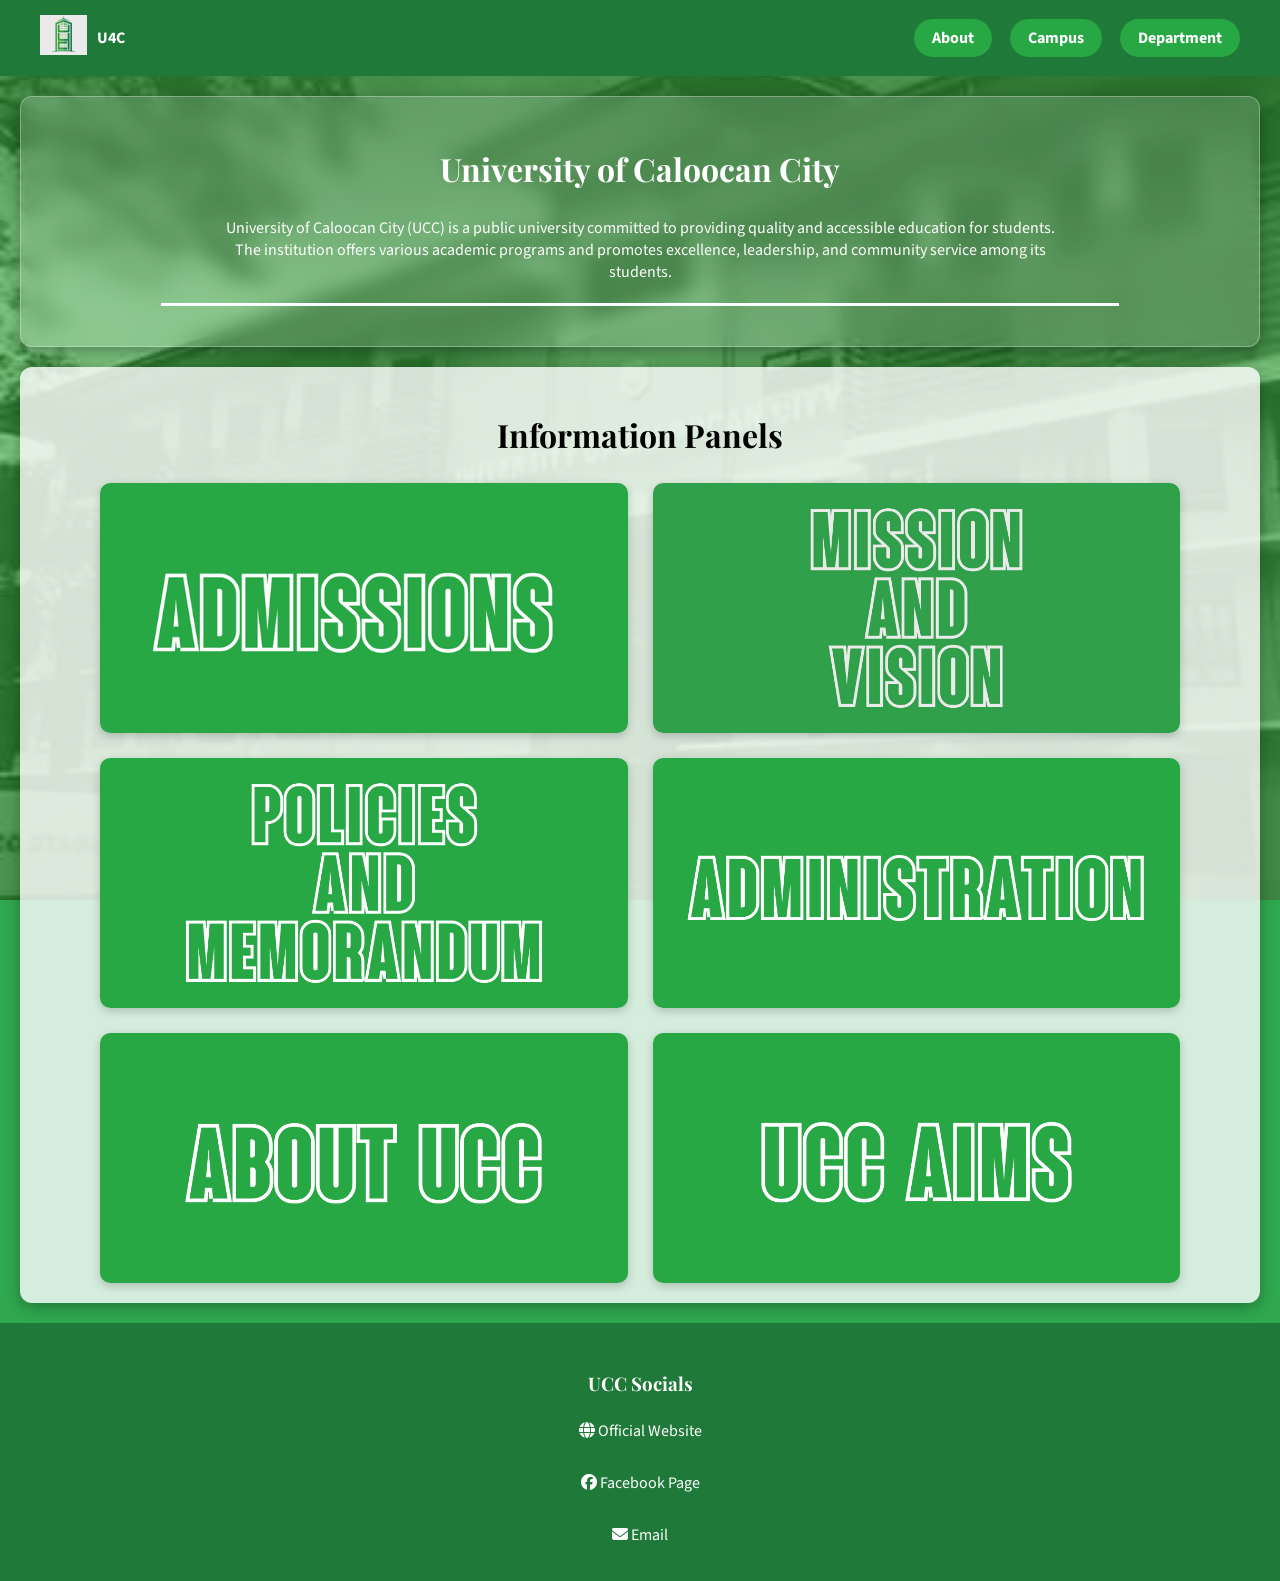
<file: index.html>
<!DOCTYPE html>
<html>
<head>
  <meta name="viewport" content="width=device-width, initial-scale=1.0">
<link rel="icon" type="image/png" href="pictures/logo.jpg">
  <title>About UCC</title>
  <link rel="stylesheet" href="style.css">
  <link rel="stylesheet" href="https://cdnjs.cloudflare.com/ajax/libs/font-awesome/6.5.0/css/all.min.css">
  <link href="https://fonts.googleapis.com/css2?family=Playfair+Display:wght@400;700&family=Source+Sans+3:wght@400;600&display=swap" rel="stylesheet">
</head>

<body>

<header>
<div class="logo">
  <a href="index.html"> 
<img src="pictures/logo.jpg" alt="UCC Logo" onerror="this.src='placeholder.jpg'">
</a>
<span>U4C</span>
</div>

<nav>
<a href="index.html">About</a>
<a href="campus.html">Campus</a>
<a href="department.html">Department</a>
</nav>
</header>

<section class="about">
<h1 class="title">University of Caloocan City</h1>

<p class="about-text">
University of Caloocan City (UCC) is a public university committed to 
providing quality and accessible education for students. The institution 
offers various academic programs and promotes excellence, leadership, 
and community service among its students.
</p>

<div class="line"></div>
</section>

<section class="updates">
<h2 style="font-size: 32px;">Information Panels</h2>

<div class="updates-grid">

<a href="admissions.html" class="update-box">
<img src="pictures/admisions.png" onerror="this.src='placeholder.jpg'">
</a>

<a href="mission.html" class="update-box">
<img src="pictures/misisonv.jpg" onerror="this.src='placeholder.jpg'">
</a>

<a href="manuals.html" class="update-box">
<img src="pictures/policies.png" onerror="this.src='placeholder.jpg'">
</a>

<a href="admin.html" class="update-box">
<img src="pictures/administration.png" onerror="this.src='placeholder.jpg'">
</a>

<a href="events.html" class="update-box">
<img src="pictures/aboutucc.png" onerror="this.src='placeholder.jpg'">
</a>

<a href="aims.html" class="update-box">
<img src="pictures/uccaims.png" onerror="this.src='placeholder.jpg'">
</a>

</div>
</section>

<footer>
<h3>UCC Socials</h3>
<div class="social-links">
  <a href="https://ucc-caloocan.edu.ph/" target="_blank"> <i class="fas fa-globe"></i> Official Website</a>
<a href="https://www.facebook.com/univofcaloocanofficial" target="_blank"> <i class="fab fa-facebook"></i> Facebook Page</a>
<a href="mailto:admin@ucc-caloocan.edu.ph" target="_blank"> <i class="fas fa-envelope"></i> Email</a>
</div>
</footer>

</body>
</html>
</file>
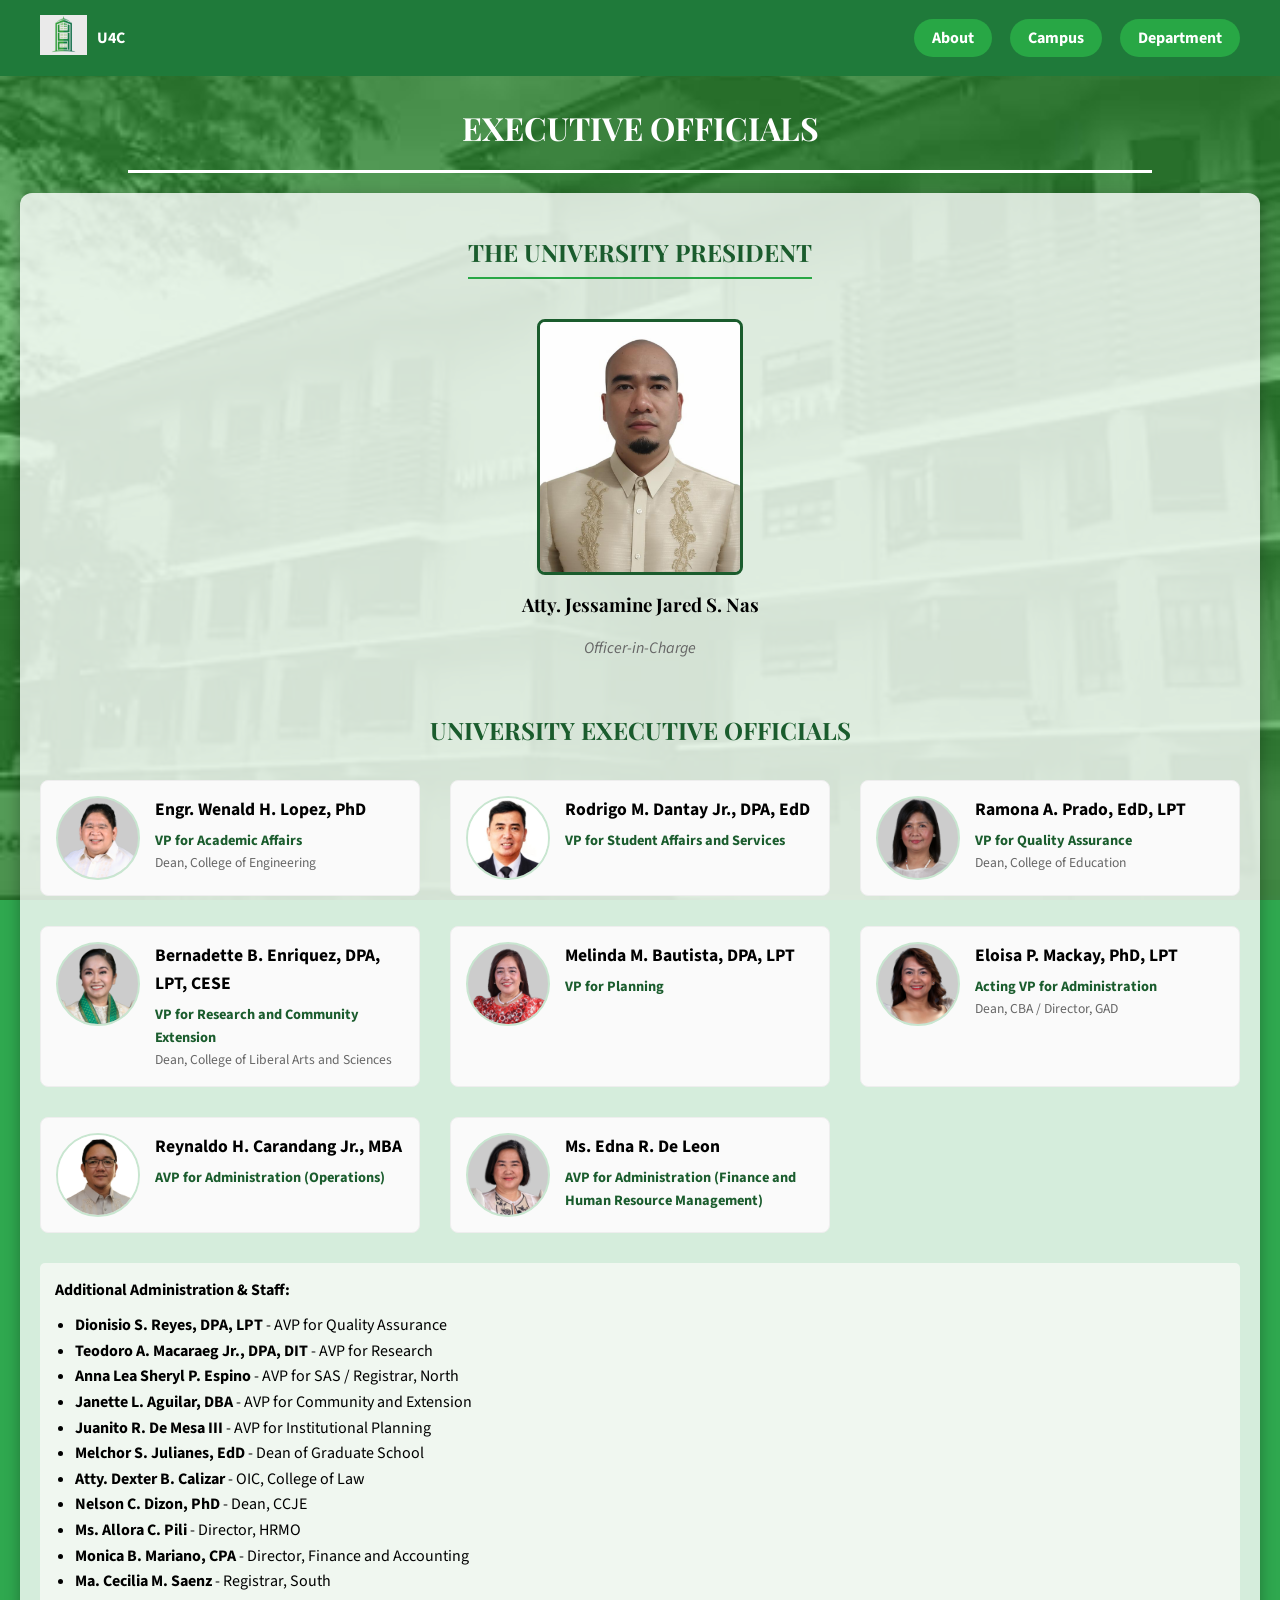
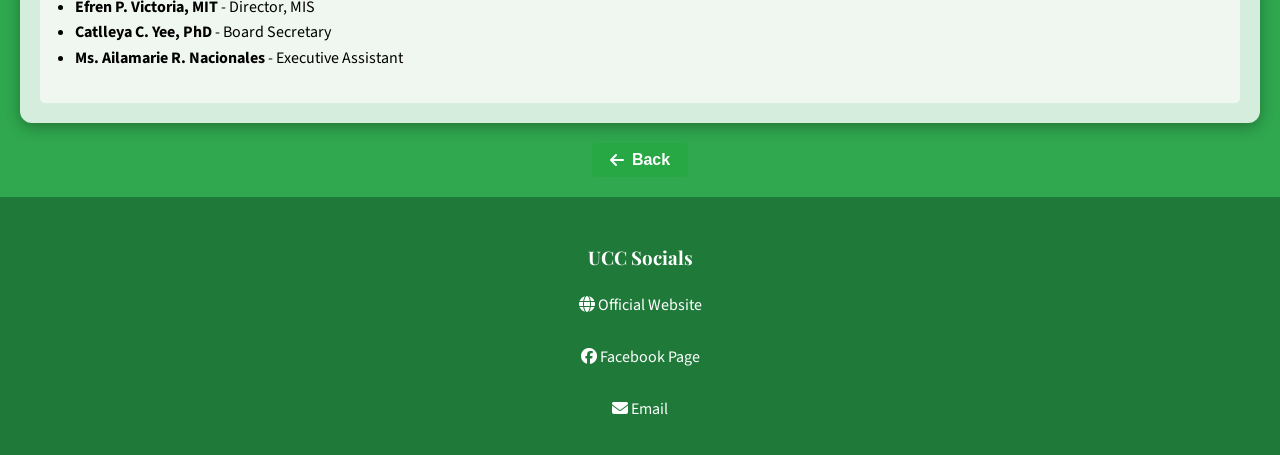
<file: admin.html>
<!DOCTYPE html>
<html>
<head>
<meta name="viewport" content="width=device-width, initial-scale=1.0">
<title>ADMINISTRATOR</title>
<link rel="icon" type="image/png" href="pictures/logo.jpg">
<link rel="stylesheet" href="style.css">
<link rel="stylesheet" href="https://cdnjs.cloudflare.com/ajax/libs/font-awesome/6.5.0/css/all.min.css">
<link href="https://fonts.googleapis.com/css2?family=Playfair+Display:wght@400;700&family=Source+Sans+3:wght@400;600&display=swap" rel="stylesheet">
</head>

<body>

<header>
<div class="logo">
  <a href="index.html"> 
<img src="pictures/logo.jpg" alt="UCC Logo" onerror="this.src='placeholder.jpg'">
</a>
<span>U4C</span>
</div>

<nav>
<a href="index.html">About</a>
<a href="campus.html">Campus</a>
<a href="department.html">Department</a>
</nav>
</header>

<h1 class="title">EXECUTIVE OFFICIALS</h1>

<div class="line"></div>
  
<section class="updates" style="text-align: left; padding: 20px; line-height: 1.6;">
    
    <div style="text-align: center; margin-bottom: 50px;">
        <h2 style="color: #1a5c2d; border-bottom: 2px solid #28a745; display: inline-block; padding-bottom: 5px;">THE UNIVERSITY PRESIDENT</h2>
        <div style="margin-top: 20px;">
            <img src="pictures/Atty. Jared Nas.jpg" alt="Atty. Jessamine Jared S. Nas" style="width: 200px; height: 250px; background-color: #ddd; object-fit: cover; border: 3px solid #1a5c2d; border-radius: 8px; display: block; margin: 0 auto;">
            <h3 style="margin: 15px 0 5px 0;">Atty. Jessamine Jared S. Nas</h3>
            <p style="color: #666; font-style: italic;">Officer-in-Charge</p>
        </div>
    </div>

    <h2 style="color: #1a5c2d; text-align: center; margin-bottom: 30px;">UNIVERSITY EXECUTIVE OFFICIALS</h2>

    <div style="display: grid; grid-template-columns: repeat(auto-fill, minmax(280px, 1fr)); gap: 30px;">
        
        <div class="official-card" style="border: 1px solid #eee; padding: 15px; border-radius: 8px; background: #fafafa; display: flex; align-items: flex-start; gap: 15px;">
            <img src="pictures/wenald_lopez.png" alt="Engr. Wenald H. Lopez" style="width: 80px; height: 80px; background-color: #ccc; border-radius: 50%; object-fit: cover; flex-shrink: 0;">
            <div>
                <h4 style="margin: 0; font-size: 1.1em;">Engr. Wenald H. Lopez, PhD</h4>
                <p style="margin: 5px 0 0 0; font-size: 0.9em; color: #1a5c2d; font-weight: bold;">VP for Academic Affairs</p>
                <p style="margin: 0; font-size: 0.85em; color: #666;">Dean, College of Engineering</p>
            </div>
        </div>

        <div class="official-card" style="border: 1px solid #eee; padding: 15px; border-radius: 8px; background: #fafafa; display: flex; align-items: flex-start; gap: 15px;">
            <img src="pictures/rodrigo_dantay.jpg" alt="Rodrigo M. Dantay Jr." style="width: 80px; height: 80px; background-color: #ccc; border-radius: 50%; object-fit: cover; flex-shrink: 0;">
            <div>
                <h4 style="margin: 0; font-size: 1.1em;">Rodrigo M. Dantay Jr., DPA, EdD</h4>
                <p style="margin: 5px 0 0 0; font-size: 0.9em; color: #1a5c2d; font-weight: bold;">VP for Student Affairs and Services</p>
            </div>
        </div>

        <div class="official-card" style="border: 1px solid #eee; padding: 15px; border-radius: 8px; background: #fafafa; display: flex; align-items: flex-start; gap: 15px;">
            <img src="pictures/ramona_prado.png" alt="Ramona A. Prado" style="width: 80px; height: 80px; background-color: #ccc; border-radius: 50%; object-fit: cover; flex-shrink: 0;">
            <div>
                <h4 style="margin: 0; font-size: 1.1em;">Ramona A. Prado, EdD, LPT</h4>
                <p style="margin: 5px 0 0 0; font-size: 0.9em; color: #1a5c2d; font-weight: bold;">VP for Quality Assurance</p>
                <p style="margin: 0; font-size: 0.85em; color: #666;">Dean, College of Education</p>
            </div>
        </div>

        <div class="official-card" style="border: 1px solid #eee; padding: 15px; border-radius: 8px; background: #fafafa; display: flex; align-items: flex-start; gap: 15px;">
            <img src="pictures/bernadette_enriquez.png" alt="Bernadette B. Enriquez" style="width: 80px; height: 80px; background-color: #ccc; border-radius: 50%; object-fit: cover; flex-shrink: 0;">
            <div>
                <h4 style="margin: 0; font-size: 1.1em;">Bernadette B. Enriquez, DPA, LPT, CESE</h4>
                <p style="margin: 5px 0 0 0; font-size: 0.9em; color: #1a5c2d; font-weight: bold;">VP for Research and Community Extension</p>
                <p style="margin: 0; font-size: 0.85em; color: #666;">Dean, College of Liberal Arts and Sciences</p>
            </div>
        </div>

        <div class="official-card" style="border: 1px solid #eee; padding: 15px; border-radius: 8px; background: #fafafa; display: flex; align-items: flex-start; gap: 15px;">
            <img src="pictures/melinda_bautista.png" alt="Melinda M. Bautista" style="width: 80px; height: 80px; background-color: #ccc; border-radius: 50%; object-fit: cover; flex-shrink: 0;">
            <div>
                <h4 style="margin: 0; font-size: 1.1em;">Melinda M. Bautista, DPA, LPT</h4>
                <p style="margin: 5px 0 0 0; font-size: 0.9em; color: #1a5c2d; font-weight: bold;">VP for Planning</p>
            </div>
        </div>

        <div class="official-card" style="border: 1px solid #eee; padding: 15px; border-radius: 8px; background: #fafafa; display: flex; align-items: flex-start; gap: 15px;">
            <img src="pictures/eloisa_mackay.png" alt="Eloisa P. Mackay" style="width: 80px; height: 80px; background-color: #ccc; border-radius: 50%; object-fit: cover; flex-shrink: 0;">
            <div>
                <h4 style="margin: 0; font-size: 1.1em;">Eloisa P. Mackay, PhD, LPT</h4>
                <p style="margin: 5px 0 0 0; font-size: 0.9em; color: #1a5c2d; font-weight: bold;">Acting VP for Administration</p>
                <p style="margin: 0; font-size: 0.85em; color: #666;">Dean, CBA / Director, GAD</p>
            </div>
        </div>

        <div class="official-card" style="border: 1px solid #eee; padding: 15px; border-radius: 8px; background: #fafafa; display: flex; align-items: flex-start; gap: 15px;">
            <img src="pictures/carandang_reynaldo.png" alt="Reynaldo H. Carandang Jr." style="width: 80px; height: 80px; background-color: #ccc; border-radius: 50%; object-fit: cover; flex-shrink: 0;">
            <div>
                <h4 style="margin: 0; font-size: 1.1em;">Reynaldo H. Carandang Jr., MBA</h4>
                <p style="margin: 5px 0 0 0; font-size: 0.9em; color: #1a5c2d; font-weight: bold;">AVP for Administration (Operations)</p>
                
            </div>
        </div>

        <div class="official-card" style="border: 1px solid #eee; padding: 15px; border-radius: 8px; background: #fafafa; display: flex; align-items: flex-start; gap: 15px;">
            <img src="pictures/deleon_msedna_2.png" alt="Ms. Edna R. De Leon" style="width: 80px; height: 80px; background-color: #ccc; border-radius: 50%; object-fit: cover; flex-shrink: 0;">
            <div>
                <h4 style="margin: 0; font-size: 1.1em;">Ms. Edna R. De Leon</h4>
                <p style="margin: 5px 0 0 0; font-size: 0.9em; color: #1a5c2d; font-weight: bold;">AVP for Administration (Finance and Human Resource Management)</p>
                
            </div>
        </div>

        <div style="grid-column: 1 / -1; background: #f0f7f0; padding: 15px; border-radius: 5px;">
            <p style="margin: 0; font-weight: bold;">Additional Administration & Staff:</p>
            <ul style="padding-left: 20px; margin-top: 10px;">
                <li><strong>Dionisio S. Reyes, DPA, LPT</strong> - AVP for Quality Assurance</li>
                <li><strong>Teodoro A. Macaraeg Jr., DPA, DIT</strong> - AVP for Research</li>
                <li><strong>Anna Lea Sheryl P. Espino</strong> - AVP for SAS / Registrar, North</li>
                <li><strong>Janette L. Aguilar, DBA</strong> - AVP for Community and Extension</li>
                <li><strong>Juanito R. De Mesa III</strong> - AVP for Institutional Planning</li>
                <li><strong>Melchor S. Julianes, EdD</strong> - Dean of Graduate School</li>
                <li><strong>Atty. Dexter B. Calizar</strong> - OIC, College of Law</li>
                <li><strong>Nelson C. Dizon, PhD</strong> - Dean, CCJE</li>
                <li><strong>Ms. Allora C. Pili</strong> - Director, HRMO</li>
                <li><strong>Monica B. Mariano, CPA</strong> - Director, Finance and Accounting</li>
                <li><strong>Ma. Cecilia M. Saenz</strong> - Registrar, South</li>
                <li><strong>Efren P. Victoria, MIT</strong> - Director, MIS</li>
                <li><strong>Catlleya C. Yee, PhD</strong> - Board Secretary</li>
                <li><strong>Ms. Ailamarie R. Nacionales</strong> - Executive Assistant</li>
            </ul>
        </div>
    </div>
</section>

<div style="text-align: center; margin: 20px 0;">
  <a href="index.html" style="display: inline-flex; align-items: center; gap: 8px; text-decoration: none; color: #fff; background: #28a745; padding: 8px 18px; border-radius: 5px; font-family: sans-serif; font-weight: 600;">
    <i class="fas fa-arrow-left"></i> Back
  </a>
</div>

<footer>
<h3>UCC Socials</h3>
<div class="social-links">
  <a href="https://ucc-caloocan.edu.ph/" target="_blank"> <i class="fas fa-globe"></i> Official Website</a>
<a href="https://www.facebook.com/univofcaloocanofficial" target="_blank"> <i class="fab fa-facebook"></i> Facebook Page</a>
<a href="mailto:admin@ucc-caloocan.edu.ph" target="_blank"> <i class="fas fa-envelope"></i> Email</a>
</div>
</footer>

</body>
</html>
</file>
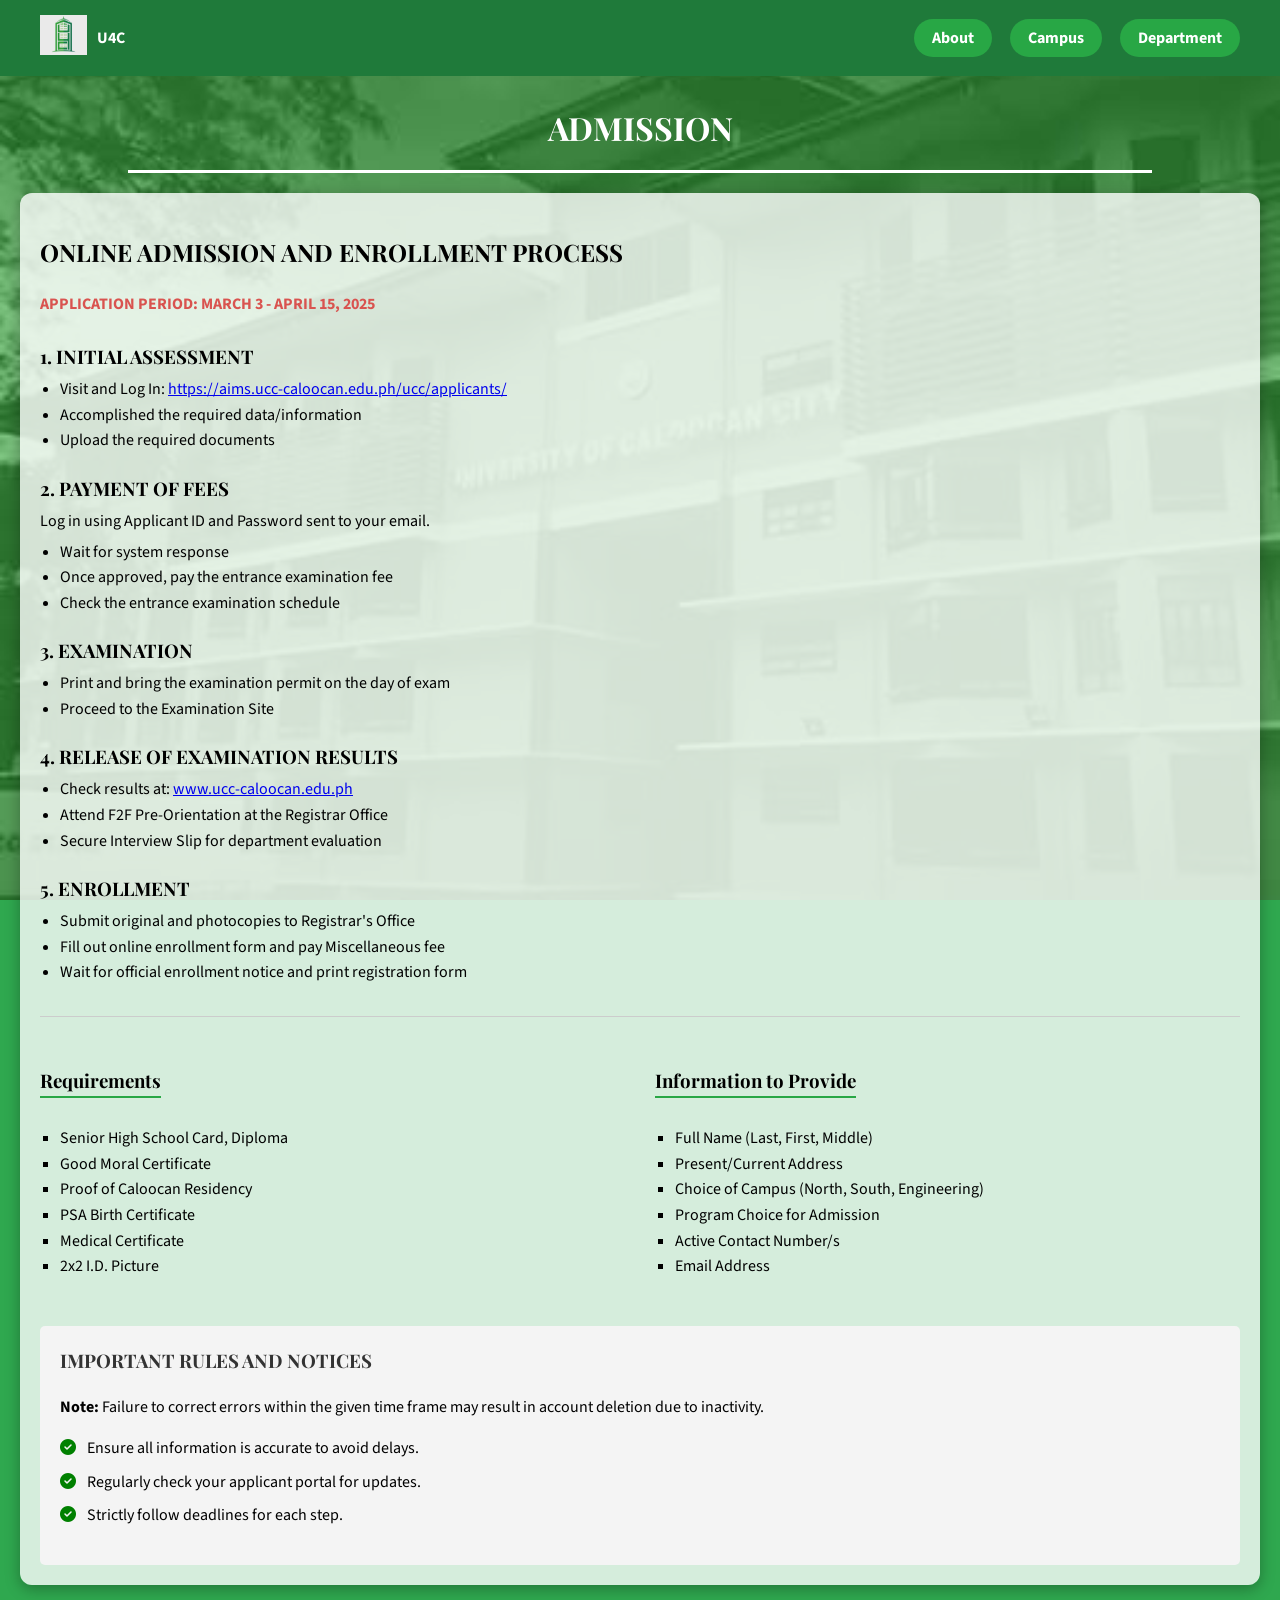
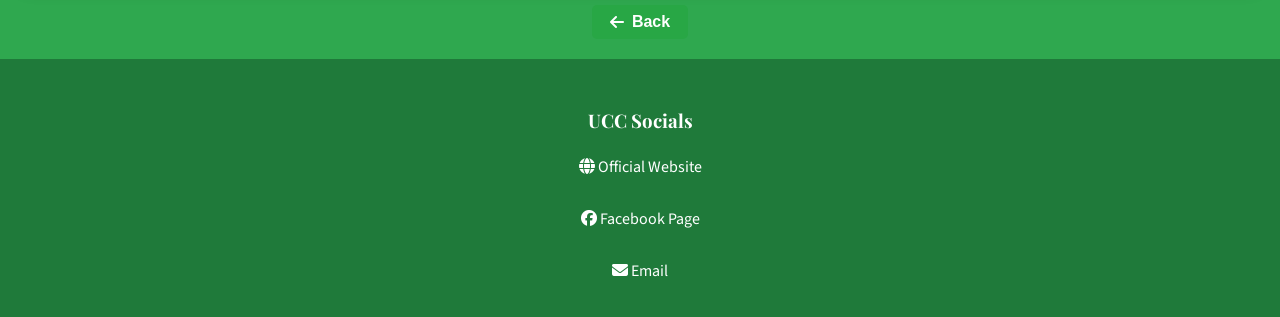
<file: admissions.html>
<!DOCTYPE html>
<html>
<head>
    <meta name="viewport" content="width=device-width, initial-scale=1.0">
<title>ADMISSION</title>
<link rel="icon" type="image/png" href="pictures/logo.jpg">
<link rel="stylesheet" href="style.css">
<link rel="stylesheet" href="https://cdnjs.cloudflare.com/ajax/libs/font-awesome/6.5.0/css/all.min.css">
<link href="https://fonts.googleapis.com/css2?family=Playfair+Display:wght@400;700&family=Source+Sans+3:wght@400;600&display=swap" rel="stylesheet">
</head>

<body>

<header>
<div class="logo">
  <a href="index.html"> 
<img src="pictures/logo.jpg" alt="UCC Logo" onerror="this.src='placeholder.jpg'">
</a>
<span>U4C</span>
</div>

<nav>
<a href="index.html">About</a>
<a href="campus.html">Campus</a>
<a href="department.html">Department</a>
</nav>
</header>

<h1 class="title">ADMISSION</h1>

<div class="line"></div>


<section class="updates" style="text-align: left; padding: 20px; line-height: 1.6;">
    
    <div class="enrollment-steps">
        <h2 style="margin-bottom: 20px;">ONLINE ADMISSION AND ENROLLMENT PROCESS</h2>
        <p style="color: #d9534f; font-weight: bold; margin-bottom: 25px;">APPLICATION PERIOD: MARCH 3 - APRIL 15, 2025</p>

        <div class="step" style="margin-bottom: 20px;">
            <h3 style="margin-bottom: 5px;">1. INITIAL ASSESSMENT</h3>
            <ul style="padding-left: 20px; margin: 0; list-style-type: disc;">
                <li>Visit and Log In: <a href="https://aims.ucc-caloocan.edu.ph/ucc/applicants/">https://aims.ucc-caloocan.edu.ph/ucc/applicants/</a></li>
                <li>Accomplished the required data/information</li>
                <li>Upload the required documents</li>
            </ul>
        </div>

        <div class="step" style="margin-bottom: 20px;">
            <h3 style="margin-bottom: 5px;">2. PAYMENT OF FEES</h3>
            <p style="margin: 0 0 5px 0;">Log in using Applicant ID and Password sent to your email.</p>
            <ul style="padding-left: 20px; margin: 0; list-style-type: disc;">
                <li>Wait for system response</li>
                <li>Once approved, pay the entrance examination fee</li>
                <li>Check the entrance examination schedule</li>
            </ul>
        </div>

        <div class="step" style="margin-bottom: 20px;">
            <h3 style="margin-bottom: 5px;">3. EXAMINATION</h3>
            <ul style="padding-left: 20px; margin: 0; list-style-type: disc;">
                <li>Print and bring the examination permit on the day of exam</li>
                <li>Proceed to the Examination Site</li>
            </ul>
        </div>

        <div class="step" style="margin-bottom: 20px;">
            <h3 style="margin-bottom: 5px;">4. RELEASE OF EXAMINATION RESULTS</h3>
            <ul style="padding-left: 20px; margin: 0; list-style-type: disc;">
                <li>Check results at: <a href="https://www.ucc-caloocan.edu.ph">www.ucc-caloocan.edu.ph</a></li>
                <li>Attend F2F Pre-Orientation at the Registrar Office</li>
                <li>Secure Interview Slip for department evaluation</li>
            </ul>
        </div>

        <div class="step" style="margin-bottom: 20px;">
            <h3 style="margin-bottom: 5px;">5. ENROLLMENT</h3>
            <ul style="padding-left: 20px; margin: 0; list-style-type: disc;">
                <li>Submit original and photocopies to Registrar's Office</li>
                <li>Fill out online enrollment form and pay Miscellaneous fee</li>
                <li>Wait for official enrollment notice and print registration form</li>
            </ul>
        </div>
    </div>

    <hr style="margin: 30px 0; border: 0; border-top: 1px solid #ccc;">

    <div class="grid-container" style="display: flex; flex-wrap: wrap; gap: 30px; margin-bottom: 30px;">
        <div style="flex: 1; min-width: 280px;">
            <h3 style="border-bottom: 2px solid #28a745; display: inline-block;">Requirements</h3>
            <ul style="padding-left: 20px; margin-top: 10px; list-style-type: square;">
                <li>Senior High School Card, Diploma</li>
                <li>Good Moral Certificate</li>
                <li>Proof of Caloocan Residency</li>
                <li>PSA Birth Certificate</li>
                <li>Medical Certificate</li>
                <li>2x2 I.D. Picture</li>
            </ul>
        </div>

        <div style="flex: 1; min-width: 280px;">
            <h3 style="border-bottom: 2px solid #28a745; display: inline-block;">Information to Provide</h3>
            <ul style="padding-left: 20px; margin-top: 10px; list-style-type: square;">
                <li>Full Name (Last, First, Middle)</li>
                <li>Present/Current Address</li>
                <li>Choice of Campus (North, South, Engineering)</li>
                <li>Program Choice for Admission</li>
                <li>Active Contact Number/s</li>
                <li>Email Address</li>
            </ul>
        </div>
    </div>

    <div class="rules-section" style="background-color: #f4f4f4; padding: 20px; border-radius: 5px;">
        <h3 style="margin-top: 0; color: #333;">IMPORTANT RULES AND NOTICES</h3>
        <p style="margin-bottom: 15px;"><strong>Note:</strong> Failure to correct errors within the given time frame may result in account deletion due to inactivity.</p>
        <ul style="list-style: none; padding-left: 0;">
            <li style="margin-bottom: 8px;"><i class="fas fa-check-circle" style="color: green; margin-right: 8px;"></i> Ensure all information is accurate to avoid delays.</li>
            <li style="margin-bottom: 8px;"><i class="fas fa-check-circle" style="color: green; margin-right: 8px;"></i> Regularly check your applicant portal for updates.</li>
            <li style="margin-bottom: 0;"><i class="fas fa-check-circle" style="color: green; margin-right: 8px;"></i> Strictly follow deadlines for each step.</li>
        </ul>
    </div>

</section>

<div style="text-align: center; margin: 20px 0;">
  <a href="index.html" style="display: inline-flex; align-items: center; gap: 8px; text-decoration: none; color: #fff; background: #28a745; padding: 8px 18px; border-radius: 5px; font-family: sans-serif; font-weight: 600;">
    <i class="fas fa-arrow-left"></i> Back
  </a>
</div>

<footer>
<h3>UCC Socials</h3>
<div class="social-links">
  <a href="https://ucc-caloocan.edu.ph/" target="_blank"> <i class="fas fa-globe"></i> Official Website</a>
<a href="https://www.facebook.com/univofcaloocanofficial" target="_blank"> <i class="fab fa-facebook"></i> Facebook Page</a>
<a href="mailto:admin@ucc-caloocan.edu.ph" target="_blank"> <i class="fas fa-envelope"></i> Email</a>
</div>
</footer>

</body>
</html>
</file>
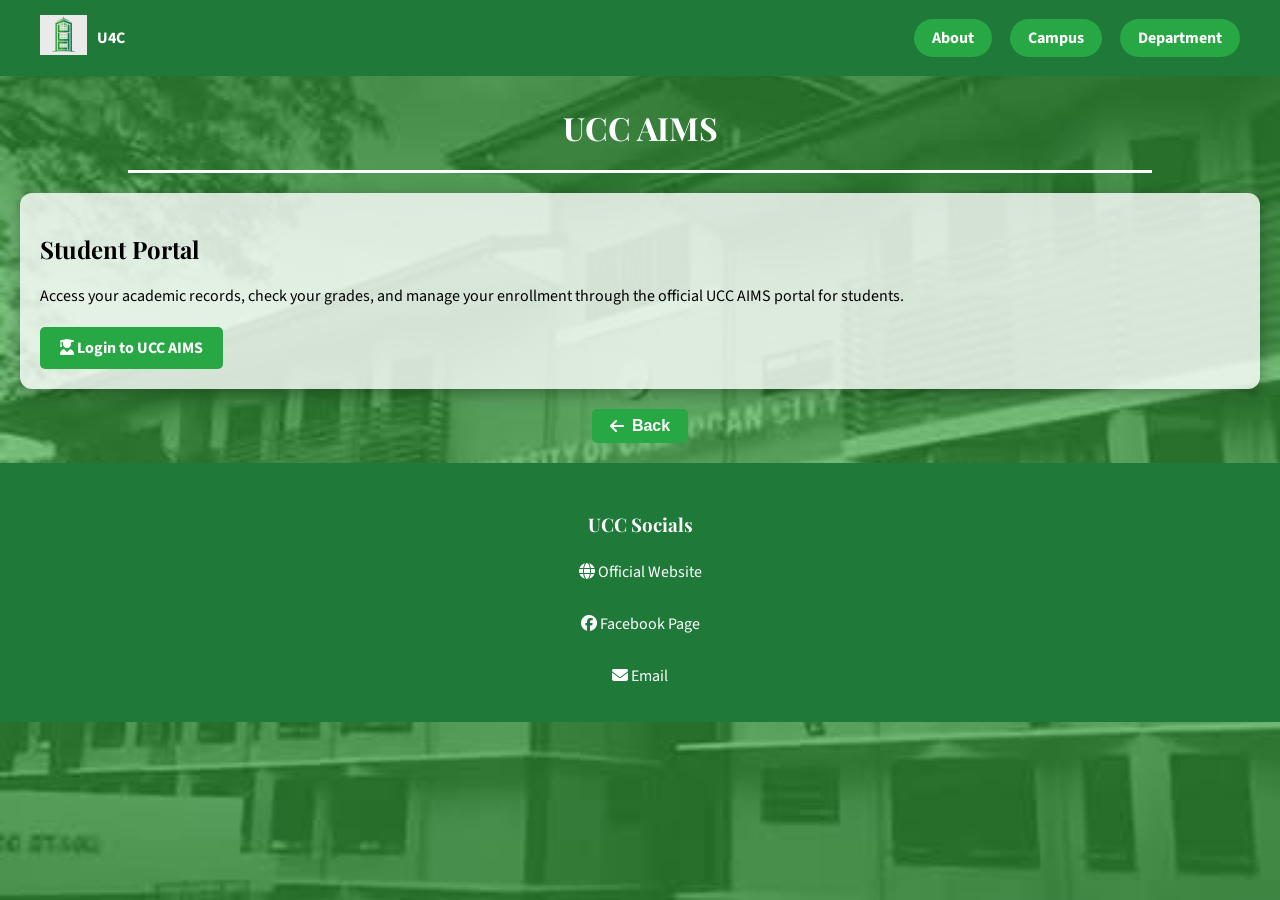
<file: aims.html>
<!DOCTYPE html>
<html>
<head>
  <meta name="viewport" content="width=device-width, initial-scale=1.0">
<link rel="icon" type="image/png" href="pictures/logo.jpg">
<title>UCC AIMS</title>
<link rel="stylesheet" href="style.css">
<link rel="stylesheet" href="https://cdnjs.cloudflare.com/ajax/libs/font-awesome/6.5.0/css/all.min.css">
<link href="https://fonts.googleapis.com/css2?family=Playfair+Display:wght@400;700&family=Source+Sans+3:wght@400;600&display=swap" rel="stylesheet">
</head>

<body>

<header>
<div class="logo">
  <a href="index.html"> 
<img src="pictures/logo.jpg" alt="UCC Logo" onerror="this.src='placeholder.jpg'">
</a>
<span>U4C</span>
</div>

<nav>
<a href="index.html">About</a>
<a href="campus.html">Campus</a>
<a href="department.html">Department</a>
</nav>
</header>

<h1 class="title">UCC AIMS</h1>

<div class="line"></div>

<section class="updates" style="text-align: left; padding: 20px;">
    <h2>Student Portal</h2>
    <p>Access your academic records, check your grades, and manage your enrollment through the official UCC AIMS portal for students.</p>
    
    <div style="margin-top: 20px;">
        <a href="https://aims.ucc-caloocan.edu.ph/ucc/students/" 
           target="_blank" 
           style="background-color: #28a745; color: white; padding: 10px 20px; text-decoration: none; border-radius: 5px; display: inline-block; font-weight: bold;">
           <i class="fas fa-user-graduate"></i> Login to UCC AIMS
        </a>
    </div>
</section>

<div style="text-align: center; margin: 20px 0;">
  <a href="index.html" style="display: inline-flex; align-items: center; gap: 8px; text-decoration: none; color: #fff; background: #28a745; padding: 8px 18px; border-radius: 5px; font-family: sans-serif; font-weight: 600;">
    <i class="fas fa-arrow-left"></i> Back
  </a>
</div>

<footer>
<h3>UCC Socials</h3>
<div class="social-links">
  <a href="https://ucc-caloocan.edu.ph/" target="_blank"> <i class="fas fa-globe"></i> Official Website</a>
<a href="https://www.facebook.com/univofcaloocanofficial" target="_blank"> <i class="fab fa-facebook"></i> Facebook Page</a>
<a href="mailto:admin@ucc-caloocan.edu.ph" target="_blank"> <i class="fas fa-envelope"></i> Email</a>
</div>
</footer>

</body>
</html>
</file>
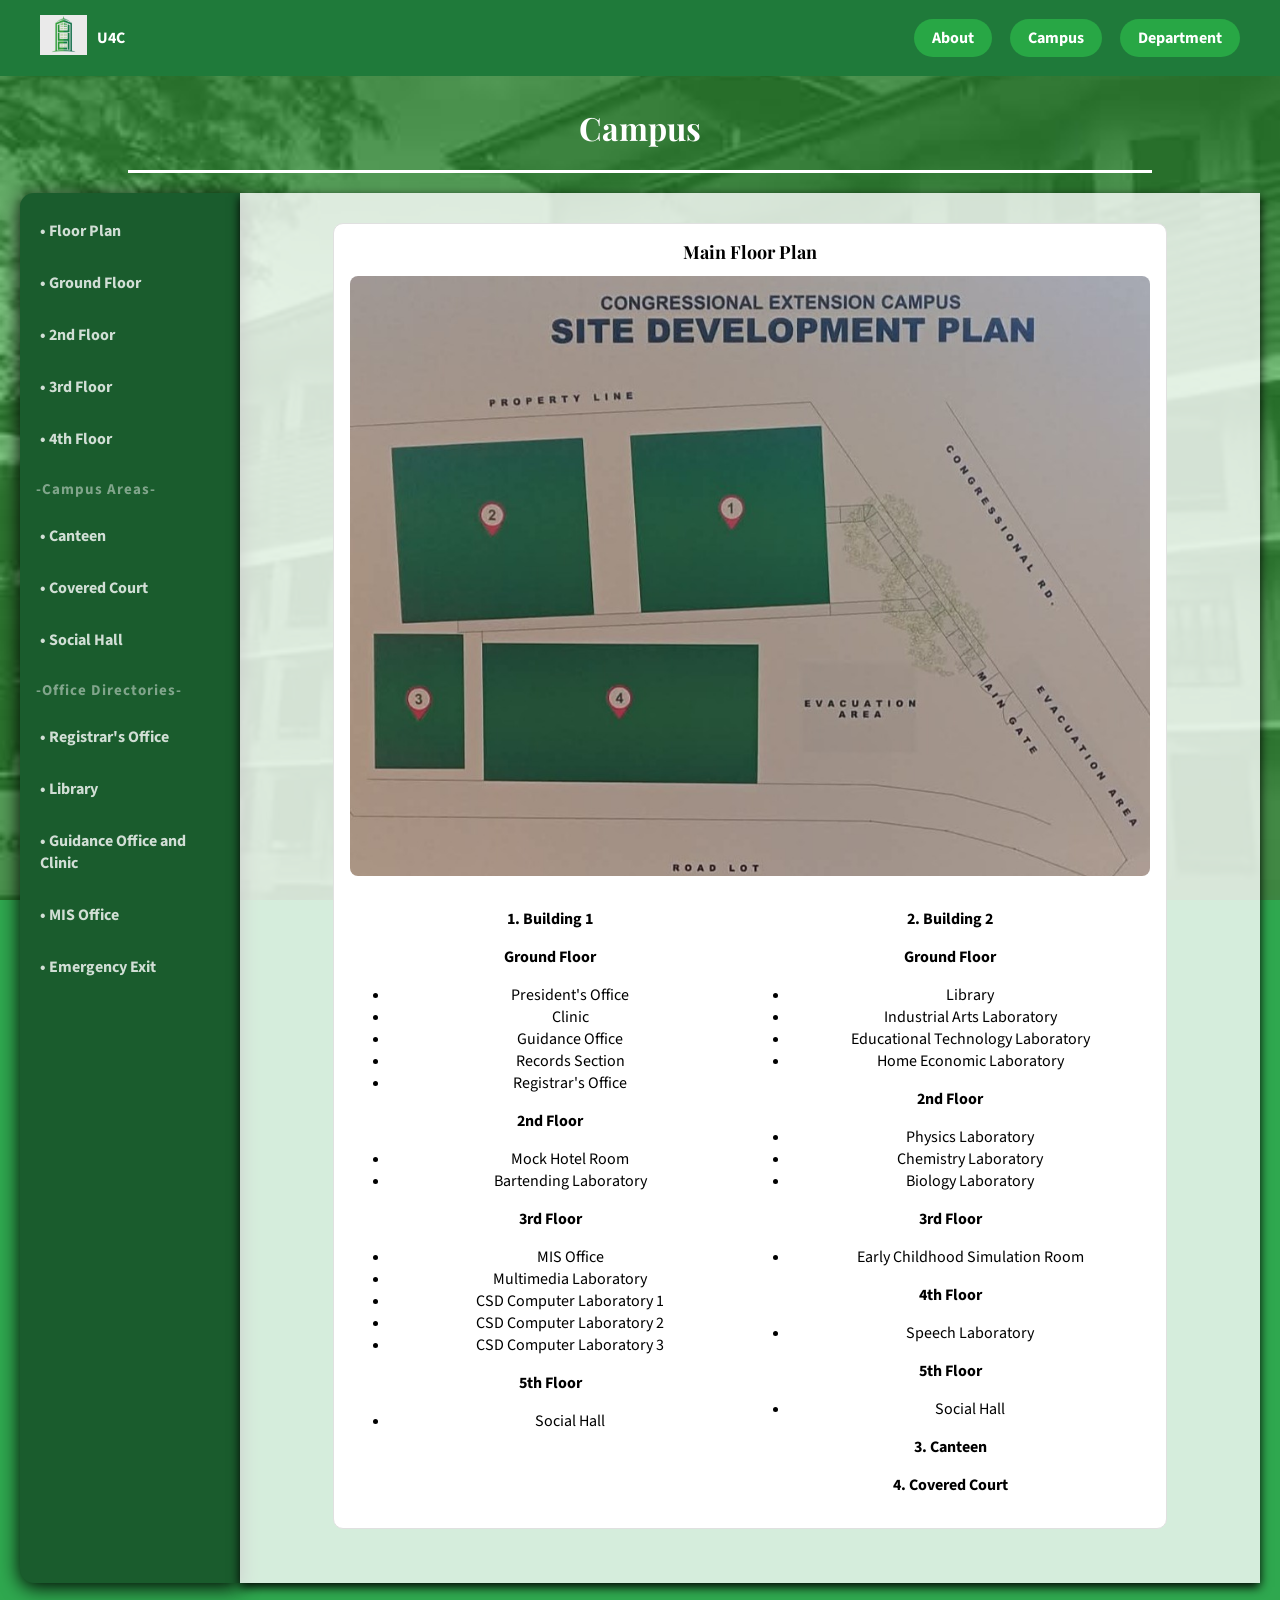
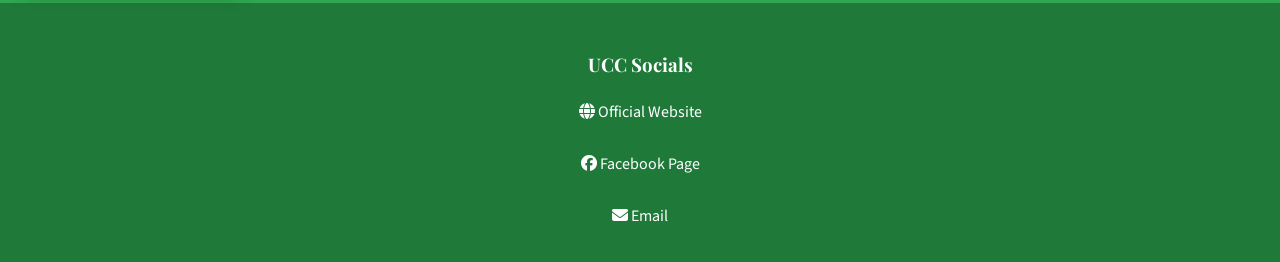
<file: campus.html>
<!DOCTYPE html>
<html>
<head>
  <meta name="viewport" content="width=device-width, initial-scale=1.0">
<link rel="icon" href="pictures/logo.jpg">
<title>Campus</title>
<link rel="stylesheet" href="style.css">
  <link rel="stylesheet" href="https://cdnjs.cloudflare.com/ajax/libs/font-awesome/6.5.0/css/all.min.css">
  <link href="https://fonts.googleapis.com/css2?family=Playfair+Display:wght@400;700&family=Source+Sans+3:wght@400;600&display=swap" rel="stylesheet">

</head>

<body>

<header>
<div class="logo">
  <a href="index.html"> 
<img src="pictures/logo.jpg" alt="UCC Logo" onerror="this.src='placeholder.jpg'">
</a>
<span>U4C</span>
</div>

<nav>
<a href="index.html">About</a>
<a href="campus.html">Campus</a>
<a href="department.html">Department</a>
</nav>
</header>

<h1 class="title">Campus</h1>
<div class="line"></div>

<div class="campus-container">

<!-- LEFT MENU -->
<div class="floor-menu">
<!-- FLOOR PLAN -->
  <details class="floor" name="floor">
<summary class="floor-btn">• Floor Plan</summary>

<div class="room-list">
<a href="#floorplan1" class="room-link">Main Floor Plan</a>
<a href="#floorplan0" class="room-link">Ground Floor</a>
<a href="#floorplan2" class="room-link">Second Floor</a>
<a href="#floorplan3" class="room-link">Third Floor</a>
<a href="#floorplan4" class="room-link">Fourth Floor</a>
<a href="#floorplan5" class="room-link">Fifth Floor</a>

</div>

</details>

<!-- GROUND FLOOR -->
<details class="floor" name="floor">
<summary class="floor-btn">• Ground Floor</summary>

<div class="room-list">
<a href="#room101" class="room-link">Room 101</a>
<a href="#room102" class="room-link">Room 102</a>
<a href="#room103" class="room-link">Room 103</a>
<a href="#room104" class="room-link">Room 104</a>
<a href="#room105" class="room-link">Room 105</a>
<a href="#room106" class="room-link">Room 106</a>
<a href="#room107" class="room-link">Room 107</a>
<a href="#room108" class="room-link">Room 108</a>
<a href="#room109" class="room-link">Room 109</a>
<a href="#room110" class="room-link">Room 110</a>
</div>

</details>

<!-- 2ND FLOOR -->
<details class="floor" name="floor">
<summary class="floor-btn">• 2nd Floor</summary>

<div class="room-list">
<a href="#room201" class="room-link">Room 201</a>
<a href="#room202" class="room-link">Room 202</a>
<a href="#room203" class="room-link">Room 203</a>
<a href="#room204" class="room-link">Room 204</a>
<a href="#room205" class="room-link">Room 205</a>
<a href="#room206" class="room-link">Room 206</a>
<a href="#room207" class="room-link">Room 207</a>
<a href="#room208" class="room-link">Room 208</a>
<a href="#room209" class="room-link">Room 209</a>
<a href="#room210" class="room-link">Room 210</a>
</div>

</details>

<!-- 3RD FLOOR -->
<details class="floor" name="floor">
<summary class="floor-btn">• 3rd Floor</summary>

<div class="room-list">
<a href="#room301" class="room-link">Room 301</a>
<a href="#room302" class="room-link">Room 302</a>
<a href="#room303" class="room-link">Room 303</a>
<a href="#room304" class="room-link">Room 304</a>
<a href="#room305" class="room-link">Room 305</a>
<a href="#room306" class="room-link">Room 306</a>
<a href="#room307" class="room-link">Room 307</a>
<a href="#room308" class="room-link">Room 308</a>
<a href="#room309" class="room-link">Room 309</a>
<a href="#room310" class="room-link">Room 310</a>
</div>

</details>

<!-- 4TH FLOOR -->
<details class="floor" name="floor">
<summary class="floor-btn">• 4th Floor</summary>

<div class="room-list">
<a href="#room401" class="room-link">Room 401</a>
<a href="#room402" class="room-link">Room 402</a>
<a href="#room403" class="room-link">Room 403</a>
<a href="#room404" class="room-link">Room 404</a>
<a href="#room405" class="room-link">Room 405</a>
<a href="#room406" class="room-link">Room 406</a>
<a href="#room407" class="room-link">Room 407</a>
<a href="#room408" class="room-link">Room 408</a>
<a href="#room409" class="room-link">Room 409</a>
<a href="#room410" class="room-link">Room 410</a>
</div>

</details>
<div class="lineSeparator">-Campus Areas-</div>

<details class="floor" name="floor">
<summary class="floor-btn" onclick="location.href='#canteen'">• Canteen</summary>
</details>

<details class="floor" name="floor">
<summary class="floor-btn" onclick="location.href='#covered'">• Covered Court</summary>
</details>

<details class="floor" name="floor">
<summary class="floor-btn" onclick="location.href='#socialhall'">• Social Hall</summary>
</details>

<!-- SEPARATOR -->
<div class="lineSeparator">-Office Directories-</div>

<details class="floor" name="floor">
<summary class="floor-btn" onclick="location.href='#registrar'">• Registrar's Office</summary>
</details>

<details class="floor" name="floor">
<summary class="floor-btn" onclick="location.href='#library'">• Library</summary>
</details>

<details class="floor" name="floor">
<summary class="floor-btn" onclick="location.href='#guidance'">• Guidance Office and   Clinic</summary>
</details>

<details class="floor" name="floor">
<summary class="floor-btn" onclick="location.href='#mis'">• MIS Office</summary>
</details>

<details class="floor" name="floor">
<summary class="floor-btn" onclick="location.href='#emergency'">• Emergency Exit</summary>
</details>

</div>

<!-- RIGHT SIDE DISPLAY -->
<div class="campus-pic">

  <!-- floorpanagian -->


<div id="floorplan1" class="room-section">
  <h3>Main Floor Plan</h3>
  <img src="pictures/sitedevelopment.jpg" onerror="this.src='placeholder.jpg'">
  <div style="display: flex; margin-top: 1rem;">

    <div style="flex: 1;">
      <p><strong>1. Building 1</strong></p>
      <p><strong>Ground Floor</strong></p>
      <ul>
        <li>President's Office</li>
        <li>Clinic</li>
        <li>Guidance Office</li>
        <li>Records Section</li>
        <li>Registrar's Office</li>
      </ul>
      <p><strong>2nd Floor</strong></p>
      <ul>
        <li>Mock Hotel Room</li>
        <li>Bartending Laboratory</li>
      </ul>
      <p><strong>3rd Floor</strong></p>
      <ul>
        <li>MIS Office</li>
        <li>Multimedia Laboratory</li>
        <li>CSD Computer Laboratory 1</li>
        <li>CSD Computer Laboratory 2</li>
        <li>CSD Computer Laboratory 3</li>
      </ul>
      <p><strong>5th Floor</strong></p>
      <ul>
        <li>Social Hall</li>
      </ul>
    </div>
    <div style="flex: 1;">
      <p><strong>2. Building 2</strong></p>
      <p><strong>Ground Floor</strong></p>
      <ul>
        <li>Library</li>
        <li>Industrial Arts Laboratory</li>
        <li>Educational Technology Laboratory</li>
        <li>Home Economic Laboratory</li>
      </ul>
      <p><strong>2nd Floor</strong></p>
      <ul>
        <li>Physics Laboratory</li>
        <li>Chemistry Laboratory</li>
        <li>Biology Laboratory</li>
      </ul>
      <p><strong>3rd Floor</strong></p>
      <ul>
        <li>Early Childhood Simulation Room</li>
      </ul>
      <p><strong>4th Floor</strong></p>
      <ul>
        <li>Speech Laboratory</li>
      </ul>
      <p><strong>5th Floor</strong></p>
      <ul>
        <li>Social Hall</li>
      </ul>
      <p><strong>3. Canteen</strong></p>
      <p><strong>4. Covered Court</strong></p>
    </div>
</div>
</div>

<div id="floorplan0" class="room-section">
  <h3>Ground Floor Plan</h3>
  <img src="pictures/ground1.jpg" onerror="this.src='placeholder.jpg'">
  <p>Ground Floor – Rooms 101–110. Key area includes the President’s Office (Room 101).</p>
</div>
<div id="floorplan2" class="room-section">
  <h3>Second Floor Plan</h3>
  <img src="pictures/sec2.jpg" onerror="this.src='placeholder.jpg'">
  <p>Second Floor – Rooms 201–210. Key area includes the Mock Hotel Room (Room 205).</p>
</div>

<div id="floorplan3" class="room-section">w
  <h3>Third Floor Plan</h3>
  <img src="pictures/third3.jpg" onerror="this.src='placeholder.jpg'">
  <p>Third Floor – Rooms 301–310. Key areas include the MIS Office (Room 305) and Early Childhood Simulation Room (Room 308).</p>
</div>

<div id="floorplan4" class="room-section">
  <h3>Fourth Floor Plan</h3>
  <img src="pictures/fourth5.jpg" onerror="this.src='placeholder.jpg'">
  <p>Fourth Floor – Rooms 401–410. Key areas include the Speech Laboratory (Room 407) and Multimedia Laboratory (Room 410).</p>
</div>

<div id="floorplan5" class="room-section">
  <h3>Fifth Floor Plan</h3>
  <img src="pictures/soc5.jpg" onerror="this.src='placeholder.jpg'">
  <p>Fifth Floor – Social Hall. A multi-purpose venue used for university events, seminars, and gatherings.</p>
</div>

<!-- GROUND FLOOR -->

<div id="room101" class="room-section">
<h3>Room 101</h3>
<img src="pictures/president.jpg" onerror="this.src='placeholder.jpg'">
<p>Room 101 – President’s Office
This room serves as the main office of the school president. It is where administrative leadership, planning, and executive meetings take place. </p>
</div>

<div id="room102" class="room-section">
<h3>Room 102</h3>
<img src="pictures/102.jpg" onerror="this.src='placeholder.jpg'">
<p>Lecture Room</p>
</div>

<div id="room103" class="room-section">
<h3>Room 103</h3>
<img src="pictures/103.jpg" onerror="this.src='placeholder.jpg'">
<p>Room 103 – Guidance and Counselling Office / Clinic
This room houses the Guidance and Counselling Office, where students can receive support, advice, and counseling services. It also includes the school clinic, which provides basic medical assistance and health-related services.</p>
</div>

<div id="room104" class="room-section">
<h3>Room 104</h3>
<img src="pictures\649717398_948899687691347_4454597115452982555_n.jpg" onerror="this.src='placeholder.jpg'">
<p> Room 104 – Records Section
This room stores and processes school records, including student files and official documents. It is where students or staff may go for record-related requests.</p>
</div>

<div id="room105" class="room-section">
<h3>Room 105</h3>
<img src="pictures/105.jpg" onerror="this.src='placeholder.jpg'">
</div>

<div id="room106" class="room-section">
<h3>Room 106</h3>
<img src="pictures/hundredandsix.jpg" onerror="this.src='placeholder.jpg'">
<p>Room 106 – Library
This room serves as the school library, providing books, learning materials, and a quiet space for study and research. </p>
</div>

<div id="room107" class="room-section">
<h3>Room 107</h3>
<img src="pictures/107.jpg" onerror="this.src='placeholder.jpg'">
<p>Lecture Room. But the current banner wasnt updated yet</p>
</div>

<div id="room108" class="room-section">
<h3>Room 108</h3>
<img src="pictures/108.jpg" onerror="this.src='placeholder.jpg'">
<p>Lecture Room</p>
</div>

<div id="room109" class="room-section">
<h3>Room 109</h3>
<img src="pictures/109.jpg" onerror="this.src='placeholder.jpg'">
<p>Lecture Room</p>
</div>

<div id="room110" class="room-section">
<h3>Room 110</h3>
<img src="pictures/110.jpg" onerror="this.src='placeholder.jpg'">
<p>Lecture Room</p>
</div>

<!-- SECOND FLOOR -->


<div id="room201" class="room-section">
<h3>Room 201</h3>
<img src="pictures/201.jpg" onerror="this.src='placeholder.jpg'">
<p>Lecture Room</p>
</div>

<div id="room202" class="room-section">
<h3>Room 202</h3>
<img src="pictures/202.jpg" onerror="this.src='placeholder.jpg'">
<p>Lecture Room</p>
</div>

<div id="room203" class="room-section">
<h3>Room 203</h3>
<img src="pictures/203.jpg" onerror="this.src='placeholder.jpg'">
<p>Lecture Room</p>
</div>

<div id="room204" class="room-section">
<h3>Room 204</h3>
<img src="pictures/204.jpg" onerror="this.src='placeholder.jpg'">
<p>Lecture Room</p>
</div>

<div id="room205" class="room-section">
<h3>Room 205</h3>
<img src="pictures/205.jpg" onerror="this.src='placeholder.jpg'">
<p>Room 205 – Mock Hotel Room
This room is used for hospitality-related training. It simulates an actual hotel room, allowing students to practice housekeeping and hotel operations.</p>
</div>

<div id="room206" class="room-section">
<h3>Room 206</h3>
<img src="pictures/206.jpg" onerror="this.src='placeholder.jpg'">
<p>Lecture Room</p>
</div>

<div id="room207" class="room-section">
<h3>Room 207</h3>
<img src="pictures/207.jpg" onerror="this.src='placeholder.jpg'">
<p>Lecture Room</p>
</div>

<div id="room208" class="room-section">
<h3>Room 208</h3>
<img src="pictures/208.jpg" onerror="this.src='placeholder.jpg'">
<p>Lecture Room</p>
</div>

<div id="room209" class="room-section">
<h3>Room 209</h3>
<img src="pictures/209.jpg" onerror="this.src='placeholder.jpg'">
<p>Lecture Room</p>
</div>

<div id="room210" class="room-section">
<h3>Room 210</h3>
<img src="pictures/210.jpg" onerror="this.src='placeholder.jpg'">
<p>Lecture Room</p>
</div>
<!-- THIRD FLOOR -->


<div id="room301" class="room-section">
<h3>Room 301</h3>
<img src="pictures/301.jpg" onerror="this.src='placeholder.jpg'">
<p>Lecture Room</p>
</div>

<div id="room302" class="room-section">
<h3>Room 302</h3>
<img src="pictures/302.jpg" onerror="this.src='placeholder.jpg'">
<p>Lecture Room</p>
</div>

<div id="room303" class="room-section">
<h3>Room 303</h3>
<img src="pictures/303.jpg" onerror="this.src='placeholder.jpg'">
<p>Lecture Room</p>
</div>

<div id="room304" class="room-section">
<h3>Room 304</h3>
<img src="pictures/304.jpg" onerror="this.src='placeholder.jpg'">
<p>Lecture Room</p>
</div>

<div id="room305" class="room-section">
<h3>Room 305</h3>
<img src="pictures/305.jpg" onerror="this.src='placeholder.jpg'">
<p>Room 305 – MIS (Management Information System)
This room is dedicated to the school's information and technology systems. It supports data management, IT operations, and technical services. </p>
</div>

<div id="room306" class="room-section">
<h3>Room 306</h3>
<img src="pictures/306.jpg" onerror="this.src='placeholder.jpg'">
<p>Lecture Room</p>
</div>

<div id="room307" class="room-section">
<h3>Room 307</h3>
<img src="pictures/307.jpg" onerror="this.src='placeholder.jpg'">
<p>Lecture Room</p>
</div>

<div id="room308" class="room-section">
<h3>Room 308</h3>
<img src="pictures/308.jpg" onerror="this.src='placeholder.jpg'">
<p>Room 308 – Early Childhood Simulation Room
This room is designed for early childhood education training. It mimics a preschool environment where students practice teaching strategies and child-centered activities.</p>
</div>

<div id="room309" class="room-section">
<h3>Room 309</h3>
<img src="pictures/309.jpg" onerror="this.src='placeholder.jpg'">
<p>Lecture Room</p>
</div>

<div id="room310" class="room-section">
<h3>Room 310</h3>
<img src="pictures/310.jpg" onerror="this.src='placeholder.jpg'">
<p>Lecture Room</p>
</div>

<!-- FOURTH FLOOR -->



<div id="room401" class="room-section">
<h3>Room 401</h3>
<img src="pictures/401.jpg" onerror="this.src='placeholder.jpg'">
<p>Lecture Room</p>
</div>

<div id="room402" class="room-section">
<h3>Room 402</h3>
<img src="pictures/402.jpg" onerror="this.src='placeholder.jpg'">
<p>Lecture Room</p>
</div>

<div id="room403" class="room-section">
<h3>Room 403</h3>
<img src="pictures/403.jpg" onerror="this.src='placeholder.jpg'">
<p>Lecture Room</p>
</div>

<div id="room404" class="room-section">
<h3>Room 404</h3>
<img src="pictures/404.jpg" onerror="this.src='placeholder.jpg'">
<p>Lecture Room</p>
</div>

<div id="room405" class="room-section">
<h3>Room 405</h3>
<img src="pictures/405.jpg" onerror="this.src='placeholder.jpg'">
<p>Lecture Room</p>
</div>

<div id="room406" class="room-section">
<h3>Room 406</h3>
<img src="pictures/406.jpg" onerror="this.src='placeholder.jpg'">
<p>Lecture Room</p>
</div>

<div id="room407" class="room-section">
<h3>Room 407</h3>
<img src="pictures/407.jpg" onerror="this.src='placeholder.jpg'">
<p>Room 407 – Speech Laboratory
This room is equipped for speech training and language learning. Students use it to improve public speaking, pronunciation, and communication skills.</p>
</div>

<div id="room408" class="room-section">
<h3>Room 408</h3>
<img src="pictures/408.jpg" onerror="this.src='placeholder.jpg'">
<p>Lecture Room</p>
</div>

<div id="room409" class="room-section">
<h3>Room 409</h3>
<img src="pictures/409.jpg" onerror="this.src='placeholder.jpg'">
<p>Lecture Room</p>
</div>

<div id="room410" class="room-section">
<h3>Room 410</h3>
<img src="pictures/410.jpg" onerror="this.src='placeholder.jpg'">
<p>Room 410 – Multimedia Laboratory
This room is used for media production and digital learning. It includes equipment for editing, audiovisual work, and multimedia projects.</p>
</div>

<!-- DIRECT AREAS -->

<div id="covered" class="room-section">
<h3>Covered Court</h3>
<img src="pictures/coveredcourt.jpg" onerror="this.src='placeholder.jpg'">
<p>Used for sports activities, university events, and assemblies.</p>
</div>

<div id="canteen" class="room-section">
<h3>Canteen</h3>
<img src="pictures/canteen.jpg" onerror="this.src='placeholder.jpg'">
<p>Serves affordable meals and snacks for students and staff throughout the school day.</p>
</div>

<div id="socialhall" class="room-section">
<h3>Social Hall</h3>
<img src="pictures/socialhall.jpg" onerror="this.src='placeholder.jpg'">
<p>Located at 5th Floor. A multi-purpose venue used for university events, seminars, and gatherings.</p>
</div>

<!-- OFFICE DIRECTORIES
  ... means to add the exact location or where to find that specific office
-->

<div id="registrar" class="room-section">
<h3>Registrar's Office</h3>
<img src="pictures/105.jpg" onerror="this.src='placeholder.jpg'">
<p>Located at 1st floor, Room 105. Handles enrollment, grades, and official documents.</p>
</div>

<div id="library" class="room-section">
<h3>Library</h3>
<img src="pictures/106.jpg" onerror="this.src='placeholder.jpg'">
<p>Located at 1st floor, Room 106. Open to all students and staff for research and reading.</p>
</div>

<div id="guidance" class="room-section">
<h3>Guidance Office and Clinic</h3>
<img src="pictures/103.jpg" onerror="this.src='placeholder.jpg'">
<p>Located at 1st floor, Room 103. Provides counseling and student support services. Also Provides medical assistance for students and staff.</p>
</div>

<div id="mis" class="room-section">
<h3>MIS Office</h3>
<img src="pictures/305.jpg" onerror="this.src='placeholder.jpg'">
<p>Located at 3rd floor, Room 305. Handles information technology and computer-related services.</p>
</div>

<div id="emergency" class="room-section">
<h3>Emergency Exit</h3>
<img src="pictures/emergencyshi.jpg" onerror="this.src='placeholder.jpg'">
<p>Emergency exits are located at each floor of the building. In case of fire, earthquake, or any emergency, proceed calmly to the nearest exit and follow the designated evacuation route. Do not use the elevator during emergencies. Assembly area is located at the open ground area outside the building.</p>
</div>




</div>

</div>

<footer>
<h3>UCC Socials</h3>
<div class="social-links">
  <a href="https://ucc-caloocan.edu.ph/" target="_blank"> <i class="fas fa-globe"></i> Official Website</a>
<a href="https://www.facebook.com/univofcaloocanofficial" target="_blank"> <i class="fab fa-facebook"></i> Facebook Page</a>
<a href="mailto:admin@ucc-caloocan.edu.ph" target="_blank"> <i class="fas fa-envelope"></i> Email</a>
</div>
</footer>
<script>
  if (!window.location.hash) window.location.hash = '#floorplan1';
</script>
</body>
</html>
</file>
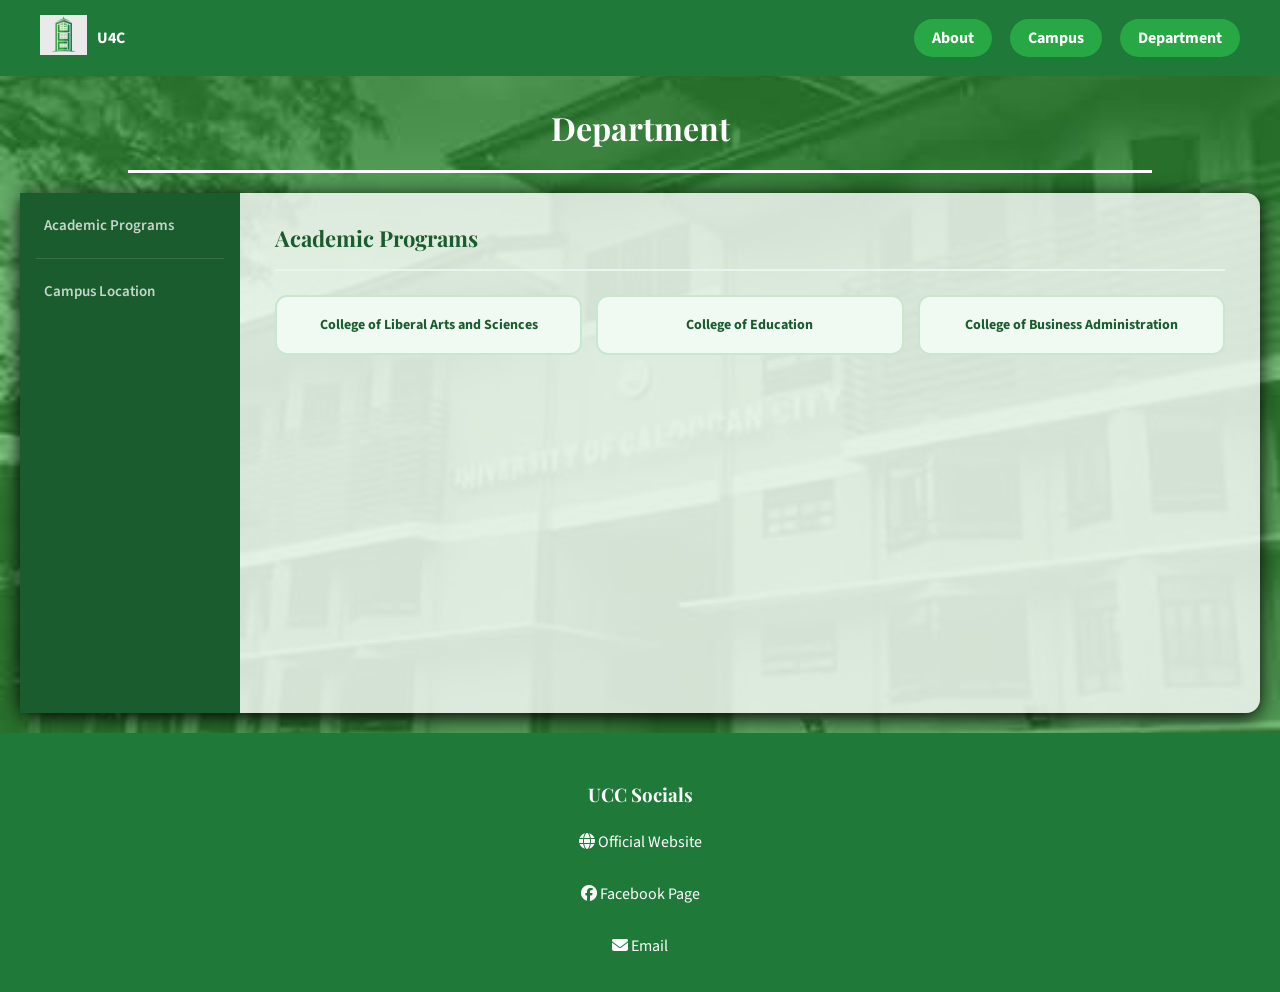
<file: department.html>
<!DOCTYPE html>
<html>
<head>
  <meta name="viewport" content="width=device-width, initial-scale=1.0">
<link rel="icon" type="image/png" href="pictures/logo.jpg">
<title>Department</title>
<link rel="stylesheet" href="style.css">
  <link rel="stylesheet" href="https://cdnjs.cloudflare.com/ajax/libs/font-awesome/6.5.0/css/all.min.css">
  <link href="https://fonts.googleapis.com/css2?family=Playfair+Display:wght@400;700&family=Source+Sans+3:wght@400;600&display=swap" rel="stylesheet">

</head>
 
<body>
 
<header>
<div class="logo">
  <a href="index.html"> 
<img src="pictures/logo.jpg" alt="UCC Logo" onerror="this.src='placeholder.jpg'">
</a>
<span>U4C</span>
</div>
 
<nav>
<a href="index.html">About</a>
<a href="campus.html">Campus</a>
<a href="department.html">Department</a>
</nav>
</header>
 
<h1 class="title">Department</h1>
<div class="line"></div>
 
<div class="dept-wrapper">
  <div class="dept-tabs">
    <a href="#acad" class="dept-tab-link">
      Academic Programs
    </a>
    <hr>
    <a href="#admin" class="dept-tab-link">

      Campus Location
    </a>
  </div>
  <div class="dept-content">

    <div id="acad" class="dept-panel">
      <div class="panel-header">
        <h2>Academic Programs</h2>
      </div>
 
      <div class="college-buttons">
        <a href="#clas" class="college-btn">
          College of Liberal Arts and Sciences
        </a>
        <a href="#ced" class="college-btn">
          College of Education
        </a>
        <a href="#cba" class="college-btn">
          College of Business Administration
        </a>
      </div>

      <div id="clas" class="college-panel">
        <div class="college-dean-bar">
          <img src="pictures/bernadette_enriquez.png" alt="Bernadette B. Enriquez">
          <div>
            <p class="dean-label">Dean</p>
            <p class="dean-name">Bernadette B. Enriquez, DPA, LPT, CESE</p>
            <p class="dean-college">College of Liberal Arts and Sciences</p>
          </div>
        </div>
 
        <div class="programs">

          <div class="program-card">
            <div class="program-card-header">
              <span class="prog-badge">BA POS</span>
              <h4>Bachelor of Arts in Political Science</h4>
            </div>
            <p>The department of Political Science was established 1997, was a center of learning, with the principles of democracy, excellence towards progressive, responsible, state of the art, leadership in Caloocan City and the nation. The role of the department to develop students’ experts in politics and governance. Indicating the philosophy of responsible citizenship, in order to achieve progress and development with social justice and public service for all, through Academics excellence, scientific research and community service in Caloocan and in the Philippines. Presently there are 905 students in the department with 6 sections, producing 5 Supreme Student Council (SSC) President, 2 Crossroad editors-in-chief 5 cumlaude with graduates who became college professors, police officers, law students, HR personnel, high school teacher, call center agent, barangay officials, government officials and employees.</p>
          </div> 

          <div class="program-card">
            <div class="program-card-header">
              <span class="prog-badge">BA COMM</span>
              <h4>Bachelor of Arts in Communication</h4>
            </div>
            <p>A four-year degree program that prepares and hones students’ competence to pursue career in the media industry particularly in advertising and public relations to meet the world’s changing needs. Students are being proficient in the skills necessary as a communication practitioner in various fields like broadcasting, print, theatre arts, cinema, and advertising. The program also tailors basic knowledge in the Business Process Outsourcing Industry (BPO) which includes integrated courses from TESDA in line with the CHED objectives to have an Outcomes-Based Education Program</p>
          </div>           

          <div class="program-card">
            <div class="program-card-header">
              <span class="prog-badge">BPA</span>
              <h4>Bachelor of Public Administration</h4>
            </div>
            <p>This is a degree course requiring graduates to pass the Civil Service Examination to qualify for employment in government offices. The course is designated to prepare graduates to become effective and efficient public servants to man government offices all over the country. Only passers of the University Entrance Examination with an average of 83% better can quality to enroll. A grade retention of 2.25 is imposed to ensure quality graduates. Review lessons are incorporated to all subjects in the third graduation. Successful passers are assured of better career service in the government. BPA is offered in the both the North and South Campus.</p>
          </div> 

          <div class="program-card">
            <div class="program-card-header">
              <span class="prog-badge">BSCS</span>
              <h4>Bachelor of Science in Computer Science</h4>
            </div>
            <p>Combines a core of Computer Science subjects with depth in supporting fields. Students gain strong programming skills and computing fundamentals that prepare them to adapt to new technologies and trends.</p>
          </div>
          
          <div class="program-card">
            <div class="program-card-header">
              <span class="prog-badge">BSEMC</span>
              <h4>Bachelor of Science in Entertainment and Multimedia Computing</h4>
            </div>
            <p>The study and use of computing concepts in the design and development of multimedia products — covering science, entertainment, education, simulations, and advertising. Students learn the full pipeline of Game Development and Digital Animation, building creative competency to lead original projects.</p>
          </div>

          <div class="program-card">
            <div class="program-card-header">
              <span class="prog-badge">BSIS</span>
              <h4>Bachelor of Science in Information System</h4>
            </div>
            <p>A 4-year hybrid program blending Computing Science with business essentials. Students are honed in designing, developing, and managing information system setups including transaction processing systems, automation systems, and enterprise-based systems.</p>
          </div>

          <div class="program-card">
            <div class="program-card-header">
              <span class="prog-badge">BSIT</span>
              <h4>Bachelor of Science in Information Technology</h4>
            </div>
            <p>A 4-year hybrid course combining Computing Science fundamentals with business courses like management, accounting, and finance. Students are trained in designing, developing, and managing information systems such as transaction processing systems, automation systems, and enterprise-based systems.</p>
          </div>

          <div class="program-card">
            <div class="program-card-header">
              <span class="prog-badge">BS MATH</span>
              <h4>Bachelor of Science in Mathematics</h4>
            </div>
            <p>The undergraduate mathematics program of the University of Caloocan City comprised of general education courses and substantial mathematics courses applicable in Business, Engineering, Statistics and Technology. To comply with CHED CMO No. 19, s. 2007, the aforesaid program attempted for a change in nomenclature to BACHELOR OF SCIENCE IN MATHEMATICS for its freshmen before the Technical Assessment of the Commission on Higher Education last September 28, 2012. However, because of the K-12 effect of the Basic Education Curriculum in the future, the attempt for a change of nomenclature and curriculum did not materialize. Thus, the Bachelor of Arts in Mathematics is still the current undergraduate mathematics program offered by the University while still waiting for a new CMO to be issue by CHED that is aligned with the K-12 program.</p>
          </div>   

          <div class="program-card">
            <div class="program-card-header">
              <span class="prog-badge">BS PSY</span>
              <h4>Bachelor of Science in Psychology</h4>
            </div>
            <p>The Bachelor of Science in Psychology is a 4-year degree program that aims to equip the future psychologist with skills and knowledge demanded in the third millennium which embodies the total Academics and practical development of the individual to do their task after graduation fully well.</p>
          </div>                   
        </div>
            <a href="#acad" class="back-to-colleges">
                <i class="fas fa-arrow-left"></i> Back to Colleges
            </a>
      </div>

      <div id="ced" class="college-panel">
        <div class="college-dean-bar">
          <img src="pictures/ramona_prado.png" alt="Ramona A. Prado">
          <div>
            <p class="dean-label">Dean</p>
            <p class="dean-name">Ramona A. Prado, EdD, LPT</p>
            <p class="dean-college">College of Education</p>
          </div>
        </div>

        
 
        <div class="programs">

          <div class="program-card">
            <div class="program-card-header">
              <span class="prog-badge">BSE ENG</span>
              <h4>Bachelor of Secondary Education Major in English</h4>
            </div>
            <p>To prepare and equip learners to be a critical thinkers, effective writers, and articulate speakers in literature and language through critical literacy which is the capacity to interpret, analyze, synthesize, evaluate and conceptualize literary and social context</p>
          </div>

          <div class="program-card">
            <div class="program-card-header">
              <span class="prog-badge">BSE ENG-CHI</span>
              <h4>Bachelor of Secondary Education Major in English - Chinese</h4>
            </div>
            <p>To prepare and equip learners to be a critical thinkers, effective writers, and articulate speakers in literature and language through critical literacy which is the capacity to interpret, analyze, synthesize, evaluate and conceptualize literary and social context</p>
          </div>          
 
          <div class="program-card">
            <div class="program-card-header">
              <span class="prog-badge">BSE SCI</span>
              <h4>Bachelor in Secondary Education Major in Science</h4>
            </div>
            <p>To develop commendable science educators that are able to use different science mechanisms to solve complex problems in various fields of education</p>
          </div>

          <div class="program-card">
            <div class="program-card-header">
              <span class="prog-badge">BECED</span>
              <h4>Bachelor of Early Childhood Education</h4>
            </div>
            <p>To promote opportunities for the learners to explore and to have access to the various learning modalities and practice teaching.</p>
          </div>



        </div>
 
        <a href="#acad" class="back-to-colleges">
          <i class="fas fa-arrow-left"></i> Back to Colleges
        </a>
      </div>


      <!-- CBA -->
        <div id="cba" class="college-panel">
        <div class="college-dean-bar">
          <img src="pictures/eloisa_mackay.png" alt="Eloisa M. Mackay">
          <div>
            <p class="dean-label">Dean</p>
            <p class="dean-name">Dr. Eloisa M. Mackay, PhD, LPT</p>
            <p class="dean-college">College of Business and Accountancy</p>
          </div>
        </div>

        <div class="programs">

          <div class="program-card">
            <div class="program-card-header">
              <span class="prog-badge">BSHM</span>
              <h4>Bachelor of Science in Hospitality Management</h4>
            </div>
            <p>No Info at the moment</p>
          </div>

          <div class="program-card">
            <div class="program-card-header">
              <span class="prog-badge">BSTM</span>
              <h4>Bachelor of Science in Tourism Management</h4>
            </div>
            <p>No Info at the moment</p>
          </div>          

        </div>
 
        <a href="#acad" class="back-to-colleges">
          <i class="fas fa-arrow-left"></i> Back to Colleges
        </a>
      </div>
        </div>
 
    
 

    <div id="admin" class="dept-panel">
      <div class="panel-header">
        <h2>Congressional Campus Location</h2>
      </div>
 
      <div class="campus-info-grid">
        <div class="campus-info-item">
          <i class="fas fa-map-marker-alt" style="color:#c0392b;"></i>
          <div>
            <p class="info-label">Location</p>
            <p class="info-value">Congressional Rd Ext, Barangay 171, Caloocan City</p>
          </div>
        </div>
        <div class="campus-info-item">
          <i class="fas fa-envelope" style="color:#2980b9;"></i>
          <div>
            <p class="info-label">Email</p>
            <p class="info-value">congresscampusadmin@ucc-caloocan.edu.ph</p>
          </div>
        </div>
        <div class="campus-info-item">
          <i class="fas fa-phone" style="color:#27ae60;"></i>
          <div>
            <p class="info-label">Call</p>
            <p class="info-value">Contact: 85242267</p>
          </div>
        </div>
      </div>
 
      <div class="map-wrapper">
        <iframe
          src="https://www.google.com/maps/embed?pb=!1m18!1m12!1m3!1d3859.1!2d120.9847!3d14.7652!2m3!1f0!2f0!3f0!3m2!1i1024!2i768!4f13.1!3m3!1m2!1s0x3397b1e2e2e2e2e3%3A0x0!2sCongressional+Rd+Ext%2C+Caloocan%2C+Metro+Manila!5e0!3m2!1sen!2sph!4v1"
          width="100%"
          height="340"
          style="border:0; border-radius:10px;"
          allowfullscreen=""
          loading="lazy"
          referrerpolicy="no-referrer-when-downgrade">
        </iframe>
      </div>
    </div>  
    </div>

    
  </div>

 
</div>

 
<footer>
<h3>UCC Socials</h3>
<div class="social-links">
  <a href="https://ucc-caloocan.edu.ph/" target="_blank"> <i class="fas fa-globe"></i> Official Website</a>
<a href="https://www.facebook.com/univofcaloocanofficial" target="_blank"> <i class="fab fa-facebook"></i> Facebook Page</a>
<a href="/cdn-cgi/l/email-protection#8eefeae3e7e0cefbededa3edefe2e1e1edefe0a0ebeafba0fee6" target="_blank"> <i class="fas fa-envelope"></i> Email</a>
</div>
</footer>
</file>
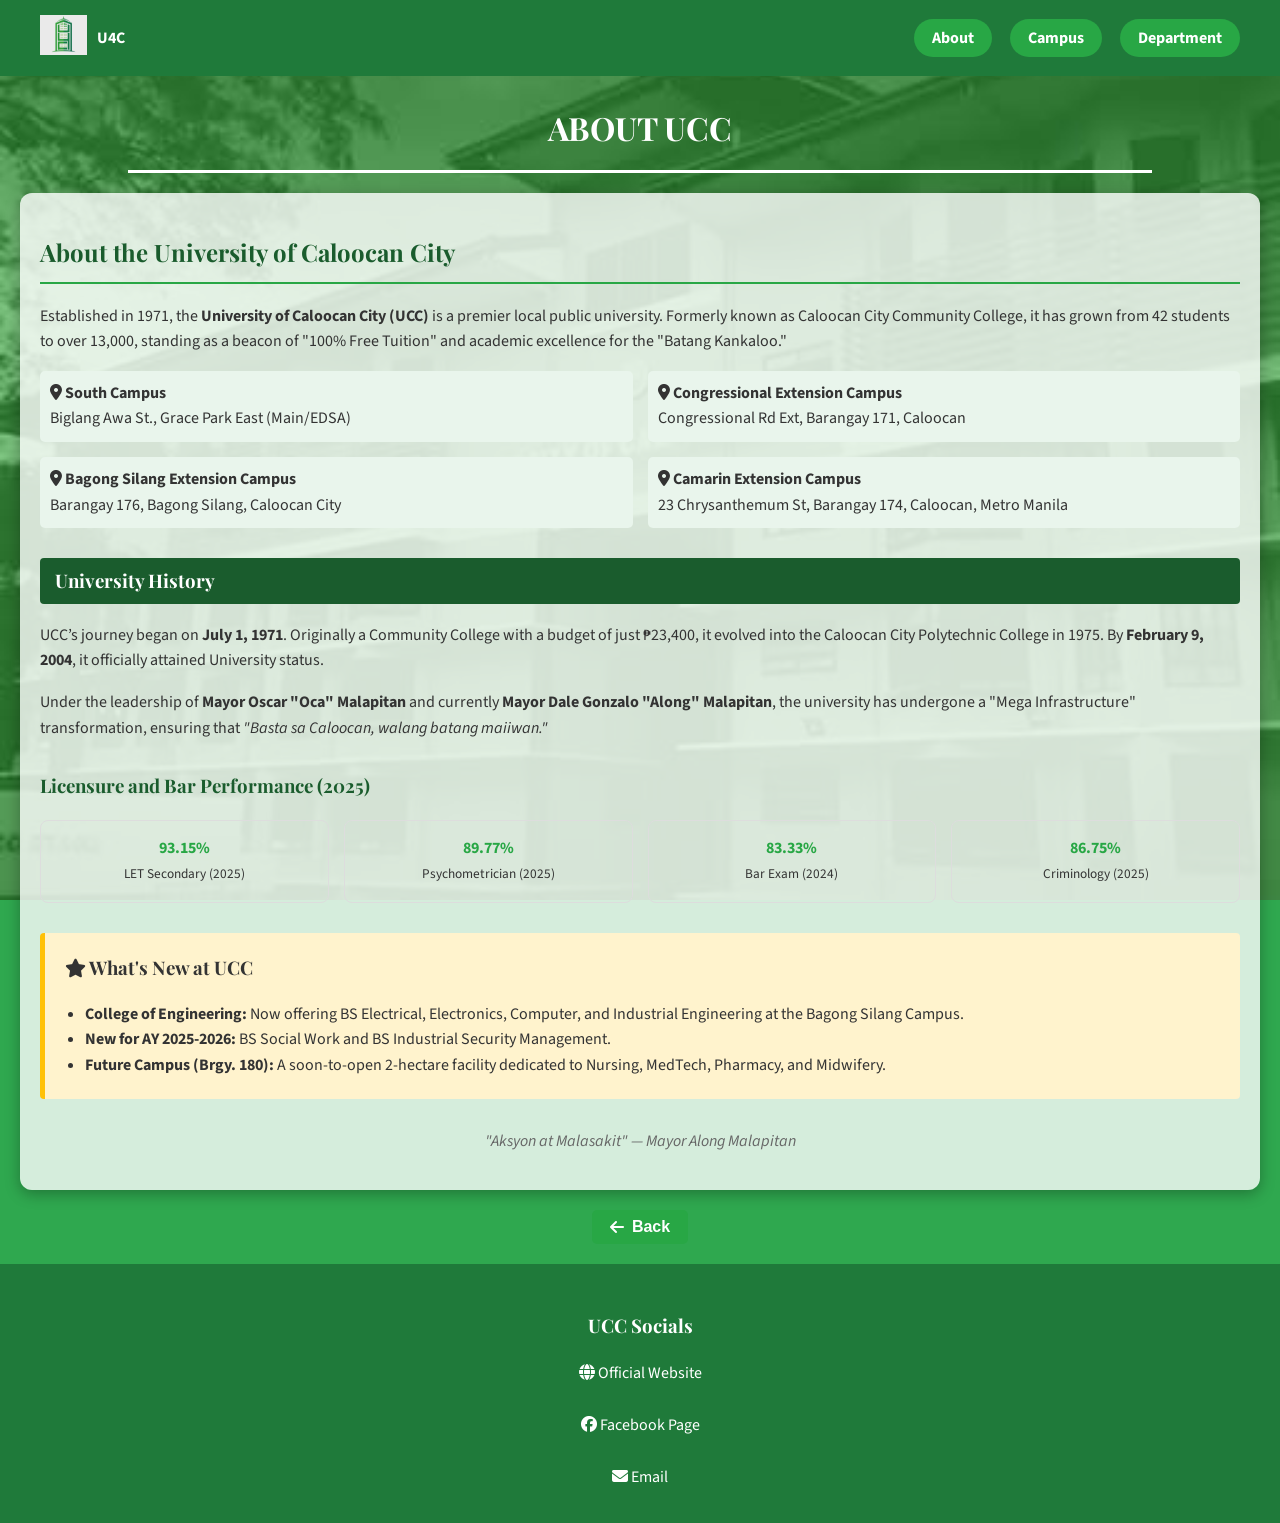
<file: events.html>
<!DOCTYPE html>
<html>
<head>
    <meta name="viewport" content="width=device-width, initial-scale=1.0">
<title>ABOUT</title>
<link rel="icon" type="image/png" href="pictures/logo.jpg">
<link rel="stylesheet" href="style.css">
<link rel="stylesheet" href="https://cdnjs.cloudflare.com/ajax/libs/font-awesome/6.5.0/css/all.min.css">
<link href="https://fonts.googleapis.com/css2?family=Playfair+Display:wght@400;700&family=Source+Sans+3:wght@400;600&display=swap" rel="stylesheet">
</head>

<body>

<header>
<div class="logo">
  <a href="index.html"> 
<img src="pictures/logo.jpg" alt="UCC Logo" onerror="this.src='placeholder.jpg'">
</a>
<span>U4C</span>
</div>

<nav>
<a href="index.html">About</a>
<a href="campus.html">Campus</a>
<a href="department.html">Department</a>
</nav>
</header>

<h1 class="title">ABOUT UCC</h1>

<div class="line"></div>


<section class="updates" style="text-align: left; padding: 20px; line-height: 1.6; color: #333;">
    
    <div style="margin-bottom: 30px;">
        <h2 style="color: #1a5c2d; border-bottom: 2px solid #28a745; padding-bottom: 10px;">About the University of Caloocan City</h2>
        <p>Established in 1971, the <strong>University of Caloocan City (UCC)</strong> is a premier local public university. Formerly known as Caloocan City Community College, it has grown from 42 students to over 13,000, standing as a beacon of "100% Free Tuition" and academic excellence for the "Batang Kankaloo."</p>
        
        <div style="display: flex; flex-wrap: wrap; gap: 15px; margin-top: 15px;">
            <div style="flex: 1; min-width: 250px; background: #e9f5ec; padding: 10px; border-radius: 5px;">
                <strong><i class="fas fa-map-marker-alt"></i> South Campus</strong><br>
                Biglang Awa St., Grace Park East (Main/EDSA)
            </div>
            <div style="flex: 1; min-width: 250px; background: #e9f5ec; padding: 10px; border-radius: 5px;">
                <strong><i class="fas fa-map-marker-alt"></i> Congressional Extension Campus</strong><br>
                Congressional Rd Ext, Barangay 171, Caloocan
            </div>
        </div>

                <div style="display: flex; flex-wrap: wrap; gap: 15px; margin-top: 15px;">
            <div style="flex: 1; min-width: 250px; background: #e9f5ec; padding: 10px; border-radius: 5px;">
                <strong><i class="fas fa-map-marker-alt"></i> Bagong Silang Extension Campus</strong><br>
                Barangay 176, Bagong Silang, Caloocan City
            </div>
            <div style="flex: 1; min-width: 250px; background: #e9f5ec; padding: 10px; border-radius: 5px;">
                <strong><i class="fas fa-map-marker-alt"></i> Camarin Extension Campus</strong><br>
                23 Chrysanthemum St, Barangay 174, Caloocan, Metro Manila
            </div>
        </div>
    </div>

    <div style="margin-bottom: 30px;">
        <h3 style="background: #1a5c2d; color: white; padding: 8px 15px; border-radius: 4px;">University History</h3>
        <p style="margin-top: 10px;">UCC’s journey began on <strong>July 1, 1971</strong>. Originally a Community College with a budget of just ₱23,400, it evolved into the Caloocan City Polytechnic College in 1975. By <strong>February 9, 2004</strong>, it officially attained University status.</p>
        <p>Under the leadership of <strong>Mayor Oscar "Oca" Malapitan</strong> and currently <strong>Mayor Dale Gonzalo "Along" Malapitan</strong>, the university has undergone a "Mega Infrastructure" transformation, ensuring that <em>"Basta sa Caloocan, walang batang maiiwan."</em></p>
    </div>

    <div style="margin-bottom: 30px;">
        <h3 style="color: #1a5c2d;">Licensure and Bar Performance (2025)</h3>
        <div style="display: grid; grid-template-columns: repeat(auto-fit, minmax(200px, 1fr)); gap: 15px;">
            <div style="border: 1px solid #ddd; padding: 15px; border-radius: 8px; text-align: center;">
                <h4 style="margin: 0; color: #28a745;">93.15%</h4>
                <small>LET Secondary (2025)</small>
            </div>
            <div style="border: 1px solid #ddd; padding: 15px; border-radius: 8px; text-align: center;">
                <h4 style="margin: 0; color: #28a745;">89.77%</h4>
                <small>Psychometrician (2025)</small>
            </div>
            <div style="border: 1px solid #ddd; padding: 15px; border-radius: 8px; text-align: center;">
                <h4 style="margin: 0; color: #28a745;">83.33%</h4>
                <small>Bar Exam (2024)</small>
            </div>
            <div style="border: 1px solid #ddd; padding: 15px; border-radius: 8px; text-align: center;">
                <h4 style="margin: 0; color: #28a745;">86.75%</h4>
                <small>Criminology (2025)</small>
            </div>
        </div>
    </div>

    <div style="background: #fff3cd; border-left: 5px solid #ffc107; padding: 20px; border-radius: 4px;">
        <h3 style="margin-top: 0;"><i class="fas fa-star"></i> What's New at UCC</h3>
        <ul style="padding-left: 20px; margin-bottom: 0;">
            <li><strong>College of Engineering:</strong> Now offering BS Electrical, Electronics, Computer, and Industrial Engineering at the Bagong Silang Campus.</li>
            <li><strong>New for AY 2025-2026:</strong> BS Social Work and BS Industrial Security Management.</li>
            <li><strong>Future Campus (Brgy. 180):</strong> A soon-to-open 2-hectare facility dedicated to Nursing, MedTech, Pharmacy, and Midwifery.</li>
        </ul>
    </div>

    <div style="margin-top: 30px; font-style: italic; color: #666; text-align: center;">
        <p>"Aksyon at Malasakit" — Mayor Along Malapitan</p>
    </div>

</section>

<div style="text-align: center; margin: 20px 0;">
  <a href="index.html" style="display: inline-flex; align-items: center; gap: 8px; text-decoration: none; color: #fff; background: #28a745; padding: 8px 18px; border-radius: 5px; font-family: sans-serif; font-weight: 600;">
    <i class="fas fa-arrow-left"></i> Back
  </a>
</div>

<footer>
<h3>UCC Socials</h3>
<div class="social-links">
  <a href="https://ucc-caloocan.edu.ph/" target="_blank"> <i class="fas fa-globe"></i> Official Website</a>
<a href="https://www.facebook.com/univofcaloocanofficial" target="_blank"> <i class="fab fa-facebook"></i> Facebook Page</a>
<a href="mailto:admin@ucc-caloocan.edu.ph" target="_blank"> <i class="fas fa-envelope"></i> Email</a>
</div>
</footer>

</body>
</html>
</file>
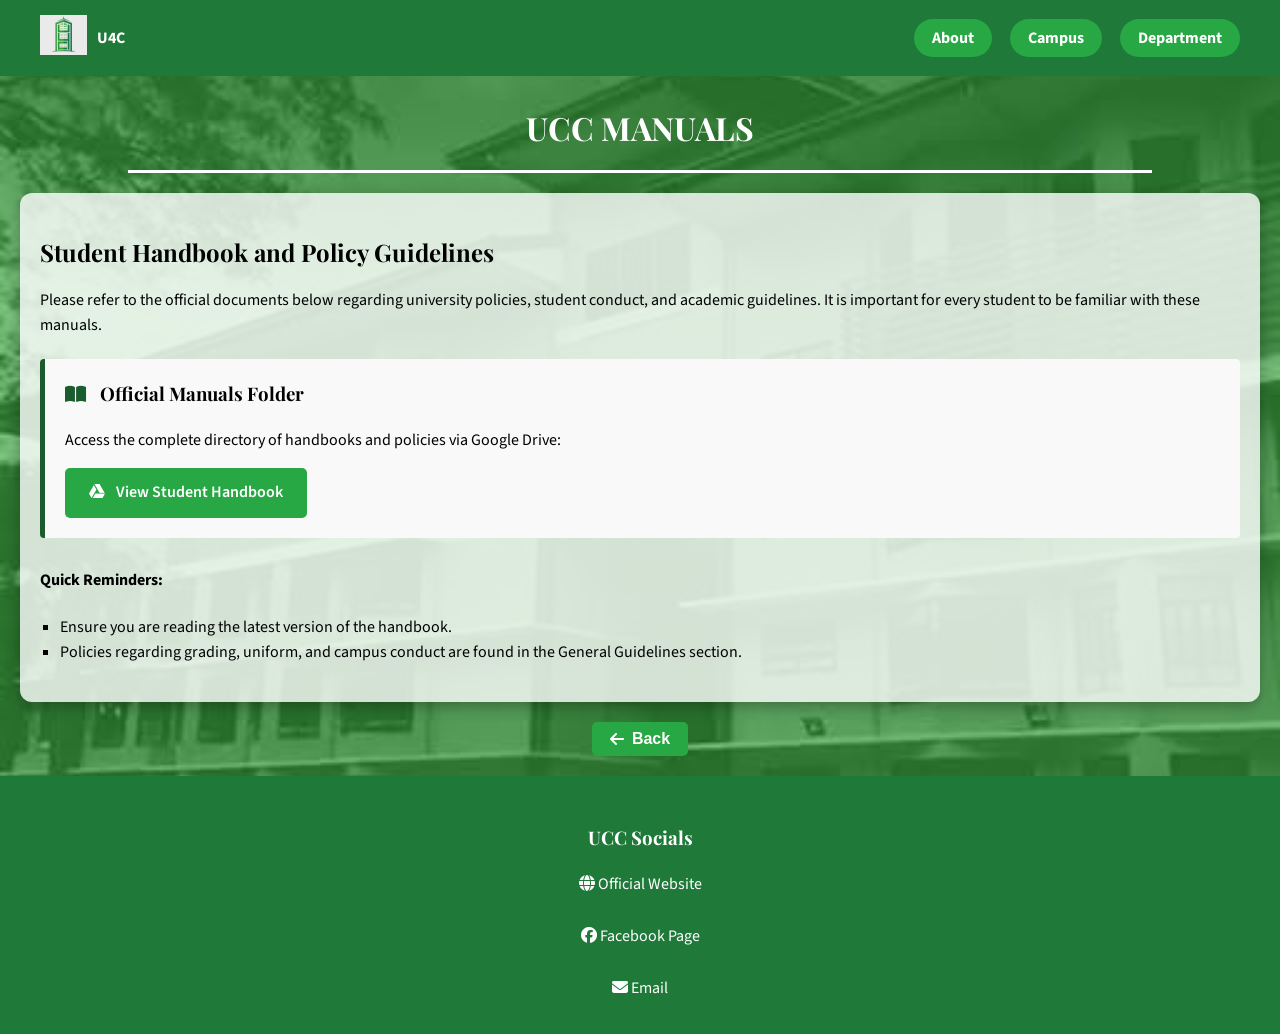
<file: manuals.html>
<!DOCTYPE html>
<html>
<head>
  <meta name="viewport" content="width=device-width, initial-scale=1.0">
<title>UCC MANUALS</title>
<link rel="icon" type="image/png" href="pictures/logo.jpg">
<link rel="stylesheet" href="style.css">
<link rel="stylesheet" href="https://cdnjs.cloudflare.com/ajax/libs/font-awesome/6.5.0/css/all.min.css">
<link href="https://fonts.googleapis.com/css2?family=Playfair+Display:wght@400;700&family=Source+Sans+3:wght@400;600&display=swap" rel="stylesheet">
</head>

<body>

<header>
<div class="logo">
  <a href="index.html"> 
<img src="pictures/logo.jpg" alt="UCC Logo" onerror="this.src='placeholder.jpg'">
</a>
<span>U4C</span>
</div>

<nav>
<a href="index.html">About</a>
<a href="campus.html">Campus</a>
<a href="department.html">Department</a>
</nav>
</header>

<h1 class="title">UCC MANUALS</h1>

<div class="line"></div>

<section class="updates" style="text-align: left; padding: 20px; line-height: 1.6;">
    <h2 style="margin-bottom: 15px;">Student Handbook and Policy Guidelines</h2>
    <p style="margin-bottom: 20px;">Please refer to the official documents below regarding university policies, student conduct, and academic guidelines. It is important for every student to be familiar with these manuals.</p>
    
    <div class="manual-link-container" style="background-color: #f9f9f9; border-left: 5px solid #1a5c2d; padding: 20px; border-radius: 4px;">
        <h3 style="margin-top: 0;"><i class="fas fa-book-open" style="margin-right: 10px; color: #1a5c2d;"></i> Official Manuals Folder</h3>
        <p style="margin-bottom: 15px;">Access the complete directory of handbooks and policies via Google Drive:</p>
        
        <a href="https://drive.google.com/drive/folders/1hAdIbGd_nnhpC0E_p8UhWMNSJ1be-xeB" 
           target="_blank" 
           style="background-color: #28a745; color: white; padding: 12px 24px; text-decoration: none; border-radius: 5px; display: inline-block; font-weight: 600; transition: background 0.3s;">
           <i class="fab fa-google-drive" style="margin-right: 8px;"></i> View Student Handbook
        </a>
    </div>

    <div style="margin-top: 30px;">
        <h4>Quick Reminders:</h4>
        <ul style="padding-left: 20px; list-style-type: square;">
            <li>Ensure you are reading the latest version of the handbook.</li>
            <li>Policies regarding grading, uniform, and campus conduct are found in the General Guidelines section.</li>
        </ul>
    </div>
</section>

<div style="text-align: center; margin: 20px 0;">
  <a href="index.html" style="display: inline-flex; align-items: center; gap: 8px; text-decoration: none; color: #fff; background: #28a745; padding: 8px 18px; border-radius: 5px; font-family: sans-serif; font-weight: 600;">
    <i class="fas fa-arrow-left"></i> Back
  </a>
</div>

<footer>
<h3>UCC Socials</h3>
<div class="social-links">
  <a href="https://ucc-caloocan.edu.ph/" target="_blank"> <i class="fas fa-globe"></i> Official Website</a>
<a href="https://www.facebook.com/univofcaloocanofficial" target="_blank"> <i class="fab fa-facebook"></i> Facebook Page</a>
<a href="mailto:admin@ucc-caloocan.edu.ph" target="_blank"> <i class="fas fa-envelope"></i> Email</a>
</div>
</footer>

</body>
</html>
</file>
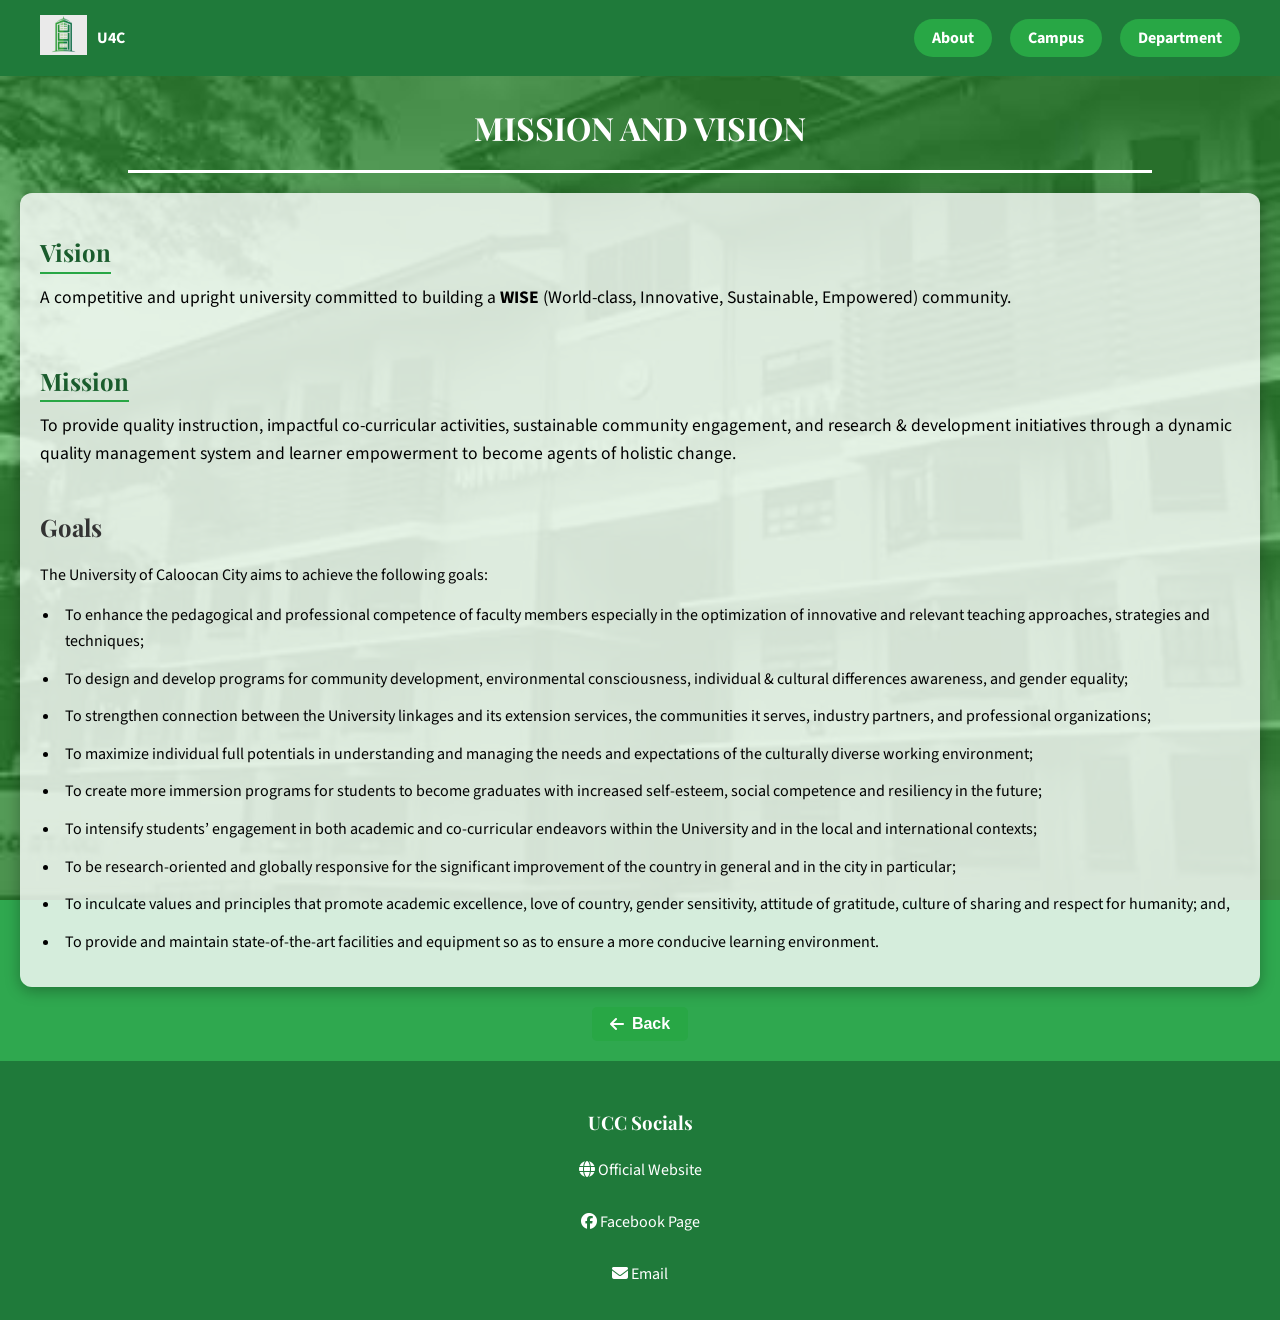
<file: mission.html>
<!DOCTYPE html>
<html>
<head>
    <meta name="viewport" content="width=device-width, initial-scale=1.0">
<title>MISSION AND VISION</title>
<link rel="icon" type="image/png" href="pictures/logo.jpg">
<link rel="stylesheet" href="style.css">
<link rel="stylesheet" href="https://cdnjs.cloudflare.com/ajax/libs/font-awesome/6.5.0/css/all.min.css">
<link href="https://fonts.googleapis.com/css2?family=Playfair+Display:wght@400;700&family=Source+Sans+3:wght@400;600&display=swap" rel="stylesheet">
</head>

<body>

<header>
<div class="logo">
  <a href="index.html"> 
<img src="pictures/logo.jpg" alt="UCC Logo" onerror="this.src='placeholder.jpg'">
</a>
<span>U4C</span>
</div>

<nav>
<a href="index.html">About</a>
<a href="campus.html">Campus</a>
<a href="department.html">Department</a>
</nav>
</header>

<h1 class="title">MISSION AND VISION</h1>

<div class="line"></div>

<section class="updates" style="text-align: left; padding: 20px; line-height: 1.6;">
    
    <div style="margin-bottom: 30px;">
        <h2 style="color: #1a5c2d; border-bottom: 2px solid #28a745; display: inline-block; margin-bottom: 10px;">Vision</h2>
        <p style="margin: 0; font-size: 1.1em;">A competitive and upright university committed to building a <strong>WISE</strong> (World-class, Innovative, Sustainable, Empowered) community.</p>
    </div>

    <div style="margin-bottom: 40px;">
        <h2 style="color: #1a5c2d; border-bottom: 2px solid #28a745; display: inline-block; margin-bottom: 10px;">Mission</h2>
        <p style="margin: 0; font-size: 1.1em;">To provide quality instruction, impactful co-curricular activities, sustainable community engagement, and research & development initiatives through a dynamic quality management system and learner empowerment to become agents of holistic change.</p>
    </div>

    <div class="goals-container">
        <h2 style="color: #333; margin-bottom: 15px;">Goals</h2>
        <p style="margin-bottom: 15px;">The University of Caloocan City aims to achieve the following goals:</p>
        
        <ul style="padding-left: 20px; margin: 0; list-style-type: disc;">
            <li style="margin-bottom: 12px; padding-left: 5px;">To enhance the pedagogical and professional competence of faculty members especially in the optimization of innovative and relevant teaching approaches, strategies and techniques;</li>
            <li style="margin-bottom: 12px; padding-left: 5px;">To design and develop programs for community development, environmental consciousness, individual & cultural differences awareness, and gender equality;</li>
            <li style="margin-bottom: 12px; padding-left: 5px;">To strengthen connection between the University linkages and its extension services, the communities it serves, industry partners, and professional organizations;</li>
            <li style="margin-bottom: 12px; padding-left: 5px;">To maximize individual full potentials in understanding and managing the needs and expectations of the culturally diverse working environment;</li>
            <li style="margin-bottom: 12px; padding-left: 5px;">To create more immersion programs for students to become graduates with increased self-esteem, social competence and resiliency in the future;</li>
            <li style="margin-bottom: 12px; padding-left: 5px;">To intensify students’ engagement in both academic and co-curricular endeavors within the University and in the local and international contexts;</li>
            <li style="margin-bottom: 12px; padding-left: 5px;">To be research-oriented and globally responsive for the significant improvement of the country in general and in the city in particular;</li>
            <li style="margin-bottom: 12px; padding-left: 5px;">To inculcate values and principles that promote academic excellence, love of country, gender sensitivity, attitude of gratitude, culture of sharing and respect for humanity; and,</li>
            <li style="margin-bottom: 12px; padding-left: 5px;">To provide and maintain state-of-the-art facilities and equipment so as to ensure a more conducive learning environment.</li>
        </ul>
    </div>

</section>

<div style="text-align: center; margin: 20px 0;">
  <a href="index.html" style="display: inline-flex; align-items: center; gap: 8px; text-decoration: none; color: #fff; background: #28a745; padding: 8px 18px; border-radius: 5px; font-family: sans-serif; font-weight: 600;">
    <i class="fas fa-arrow-left"></i> Back
  </a>
</div>

<footer>
<h3>UCC Socials</h3>
<div class="social-links">
  <a href="https://ucc-caloocan.edu.ph/" target="_blank"> <i class="fas fa-globe"></i> Official Website</a>
<a href="https://www.facebook.com/univofcaloocanofficial" target="_blank"> <i class="fab fa-facebook"></i> Facebook Page</a>
<a href="mailto:admin@ucc-caloocan.edu.ph" target="_blank"> <i class="fas fa-envelope"></i> Email</a>
</div>
</footer>

</body>
</html>
</file>
<file: style.css>
body{
margin:0;
font-family: 'Source Sans 3', sans-serif;
background-image:url(pictures/UccBack.jpg);
background-size:cover;
background-position:center;
background-repeat:no-repeat;
background-attachment:fixed;
background-color: #2fa84f;
}
 
h1, h2, h3 {
  font-family: 'Playfair Display', serif;
}
 
/* HEADER */
header{
display:flex;
justify-content:space-between;
align-items:center;
padding:15px 40px;
background:#1f7a3a;
color:white;
}
 
.logo{
display:flex;
align-items:center;
gap:10px;
font-weight:bold;
}
 
.logo img{
height:40px;
}
 
 
/* NAVIGATION */
nav a{
text-decoration:none;
margin-left:15px;
background:#28a745;
padding:8px 18px;
border-radius:20px;
color:white;
font-weight:bold;
transition:0.3s;
}
 
nav a:hover{
background:#27ae60;
}
 
 
/* TITLE */
.title{
text-align:center;
margin-top:30px;
font-size:32px;
color:white;
}
 
 
/* LINE */
.line{
width:80%;
height:3px;
background:white;
margin:20px auto;
}
 
 
/* glass container */

.department-container {
  background: rgba(255, 255, 255, 0.15);
  backdrop-filter: blur(10px);
  border-radius: 12px;
  margin: 20px;
  padding: 20px;
  box-shadow: 0 4px 15px rgba(0, 0, 0, 0.3);
}

.updates {
background: rgba(255,255,255,0.80);

  border-radius: 12px;
  margin: 20px;
  padding: 20px;
  box-shadow: 0 4px 15px rgba(0, 0, 0, 0.3);
}
 
.about{
  background: rgba(255, 255, 255, 0.15);
  backdrop-filter: blur(10px);
  -webkit-backdrop-filter: blur(10px);
  border: 1px solid rgba(255, 255, 255, 0.3);
  border-radius: 12px;
  margin: 20px;
  padding: 20px;
  box-shadow: 0 4px 15px rgba(0, 0, 0, 0.3);
  color: #fff;
 
}
 
 
/* ABOUT */
.about{
text-align:center;
 
}
 
.about-text{
width:70%;
margin:auto;
font-size:16px;
}
 
 
/* UPDATES */
.updates{
text-align:center;
}
 
.updates-grid{
width:90%;
margin:auto;
display:grid;
grid-template-columns:repeat(2,1fr);
gap:25px;
}
 
.update-box{
background:white;
border-radius:10px;
overflow:hidden;
text-decoration:none;
color:black;
box-shadow:0 3px 10px rgba(0,0,0,0.2);
transition:0.3s;
}
 
.update-box:hover{
transform:scale(1.03);
}
 
.update-box img{
width:100%;
height:250px;
object-fit:cover;
display: block;
}
 
 
 
 
/* FOOTER */
footer{
background:#1f7a3a;
text-align:center;
padding:30px;
color:white;
}
 
.social-links {
display:flex;
flex-direction:column;
gap: 20px;
}
 
.social-links a{
display:block;
text-decoration:none;
color:white;
margin:5px;
}
 
 
/* DEPARTMENT */
.dept-buttons{
display:flex;
justify-content:center;
gap:15px;
flex-wrap:wrap;
margin-bottom:30px;
}
 
.dept-button{
background:#2ecc71;
color:white;
padding:12px;
border-radius:8px;
text-decoration:none;
font-weight:bold;
}
 
.dept-button:hover{
background:#27ae60;
}
 
.dept-section{
display:none;
}
 
.dept-section:target{
display:block;
background:white;
border-radius:10px;
padding:20px;
width:70%;
margin:20px auto;
box-shadow:0 4px 10px rgba(0,0,0,0.2);
}
 
.back-button{
display:inline-block;
margin-top:20px;
background:#1f7a3a;
color:white;
padding:10px 15px;
border-radius:8px;
text-decoration:none;
}
 
 
/* CAMPUS */
.campus-container{
display:flex;
gap:0;
align-items: stretch;
min-height: 520px;
margin: 20px;
}
 
.room-section {
  max-width: 800px;
  background: #fff;
  border: 1px solid #e0e0e0;
  border-radius: 10px;
  padding: 16px;
  margin: 0 auto 24px;
}
 
.room-section h3 {
  margin: 0 0 12px 0;
  font-size: 18px;
}
 
.room-section img {
  width: 100%;
  /* max-width: 100%; */
  height: 600px;
  object-fit: cover;
  object-position: center;
  display: block;
  border-radius: 8px;
}
 
.floor-menu{
 
width: 220px;
display: flex;
flex-direction: column;
gap: 8px;
background: #1a5c2d;
border-radius: 14px 0 0 14px;
padding: 16px 0;
box-shadow: 0 4px 20px rgba(0,0,0,1);
}
 
.floor summary{
list-style:none;
cursor:pointer;
}
 
.floor summary::-webkit-details-marker{
display:none;
}
 
.floor-btn{
display:block;
padding: 11px 16px;
background: transparent;
color: rgba(255,255,255,0.8);
font-weight: bold;
font-size: 16px;
border-radius: 0;
margin-bottom: 0;
border-left: 4px solid transparent;
transition: 0.2s;
cursor: pointer;
}
 
.floor-btn:hover {
  background: rgba(255,255,255,0.1);
  border-left-color: #2ecc71;
  color: #fff;
}
 
.room-list{
margin-left:10px;
display:flex;
flex-direction:column;
gap:5px;
padding: 8px;
}
 
.room-link{
background: transparent;
padding: 8px 16px 8px 20px;
border-radius: 0;
text-decoration: none;
color: rgba(255,255,255,0.7);
font-weight: 600;
font-size: 14px;
border-left: 4px solid transparent;
transition: 0.2s;
display: block;
}
 
.room-link:hover {
  background: rgba(255,255,255,0.1);
  border-left-color: #2ecc71;
  color: #fff;
}
 
 
/* RIGHT PANEL */
.campus-pic{
flex:3;
background: rgba(255,255,255,0.80);
padding: 30px 35px;
min-height:400px;
text-align:center;
box-shadow: 0 4px 10px rgba(0,0,0,1);
}
 
 
/* FLEXIBLE IMAGES */
.room-section{
display:none;
}
 
.room-section:target{
display:block;
}
 
/* .room-section img{
max-width:100%;
height:auto;
border-radius:10px;
margin-top:15px;
} */
 
.programs{
display: flex;
flex-direction: column;
gap: 20px;
margin-top: 15px;
}
 
.program-card{
background: #ffffff;
padding: 18px;
border-radius: 10px;
box-shadow: 0 5px 10px rgba(0,0,0,0.10 );
border-left: 5px solid #1f7a3a;
}
 
.program-card h4{
margin-bottom: 8px;
color: solid black;
font-size: larger;
}
 
.program-card p{
line-height: 1.6;
}
 
.dept-wrapper {
  display: flex;
  gap: 0;
  background: rgba(255,255,255,0.80);
  border-radius: 14px;
  margin: 20px;
  box-shadow: 0 4px 20px rgba(0,0,0,1);
  min-height: 520px;
}
 
.dept-tabs {
  display: flex;
  flex-direction: column;
  width: 220px;
  flex-shrink: 0;
  background: #1a5c2d;
}
 
.dept-tab-link {
  display: flex;
  align-items: center;
  gap: 12px;
  padding: 22px 20px;
  text-decoration: none;
  color: rgba(255,255,255,0.75);
  font-family: 'Source Sans 3', sans-serif;
  font-weight: 600;
  font-size: 15px;
  border-left: 4px solid transparent;
  transition: background 0.2s, color 0.2s, border-color 0.2s;
}
 
.dept-tab-link i {
  width: 20px;
  text-align: center;
  font-size: 16px;
}
 
.dept-tab-link:hover {
  background: rgba(255,255,255,0.1);
  color: #fff;
  border-left-color: #2ecc71;
}
 
.dept-tabs hr {
  border: none;
  border-top: 1px solid rgba(255,255,255,0.12);
  margin: 0 16px;
}
 
.dept-content {
  flex: 1;
  padding: 30px 35px;
  overflow-y: auto;
}
 
.dept-panel {
  display: none;
}
 
.dept-panel#acad {
  display: block;
}
 
.dept-panel:target {
  display: block;
}
 
#admin:target ~ #acad,
body:has(#admin:target) #acad {
  display: none;
}
 
.panel-header {
  display: flex;
  align-items: center;
  gap: 12px;
  margin-bottom: 24px;
  padding-bottom: 16px;
  border-bottom: 2px solid #e8f5ec;
}
 
.panel-header i {
  font-size: 22px;
  color: #1a5c2d;
  background: #e8f5ec;
  width: 44px;
  height: 44px;
  border-radius: 10px;
  display: flex;
  align-items: center;
  justify-content: center;
}
 
.panel-header h2 {
  margin: 0;
  font-family: 'Playfair Display', serif;
  color: #1a5c2d;
  font-size: 22px;
}
 
.programs {
  display: flex;
  flex-direction: column;
  gap: 16px;
}
 
.program-card {
  background: #fff;
  padding: 20px 22px;
  border-radius: 10px;
  box-shadow: 0 2px 8px rgba(0,0,0,0.07);
  border-left: 5px solid #1f7a3a;
  transition: box-shadow 0.2s, transform 0.2s;
}
 
.program-card:hover {
  box-shadow: 0 6px 18px rgba(0,0,0,0.12);
  transform: translateY(-2px);
}
 
.program-card-header {
  display: flex;
  align-items: center;
  gap: 10px;
  margin-bottom: 10px;
}
 
.prog-badge {
  background: #1a5c2d;
  color: #fff;
  font-size: 11px;
  font-weight: 700;
  padding: 3px 9px;
  border-radius: 20px;
  font-family: 'Source Sans 3', sans-serif;
  white-space: nowrap;
}
 
.program-card h4 {
  margin: 0;
  font-size: 15px;
  color: #1a1a1a;
  font-family: 'Source Sans 3', sans-serif;
  font-weight: 700;
}
 
.program-card p {
  margin: 0;
  line-height: 1.65;
  color: #444;
  font-size: 14px;
}
 
.admin-president {
  text-align: center;
  padding: 20px;
  background: linear-gradient(135deg, #e8f5ec, #f0faf3);
  border-radius: 12px;
  margin-bottom: 28px;
  border: 1px solid #c8e6d0;
}
 
.admin-president img {
  width: 110px;
  height: 140px;
  object-fit: cover;
  border-radius: 10px;
  border: 3px solid #1a5c2d;
  margin-bottom: 12px;
}
 
.admin-president h3 {
  margin: 0 0 4px 0;
  color: #1a1a1a;
  font-size: 17px;
  font-family: 'Playfair Display', serif;
}
 
.admin-president p {
  margin: 0;
  color: #1a5c2d;
  font-weight: 600;
  font-size: 13px;
}
 
.admin-section-title {
  font-family: 'Source Sans 3', sans-serif;
  font-size: 13px;
  font-weight: 700;
  color: #888;
  text-transform: uppercase;
  letter-spacing: 1px;
  margin: 0 0 14px 0;
}
 
.officials-grid {
  display: grid;
  grid-template-columns: repeat(auto-fill, minmax(260px, 1fr));
  gap: 14px;
  margin-bottom: 24px;
}
 
.official-card {
  display: flex;
  align-items: center;
  gap: 12px;
  background: #fff;
  border: 1px solid #e8e8e8;
  border-radius: 10px;
  padding: 14px;
  transition: box-shadow 0.2s;
}
 
.official-card:hover {
  box-shadow: 0 4px 12px rgba(0,0,0,0.09);
}
 
.official-card img {
  width: 54px;
  height: 54px;
  object-fit: cover;
  border-radius: 50%;
  border: 2px solid #c8e6d0;
  flex-shrink: 0;
}
 
.official-card .official-info h4 {
  margin: 0 0 3px 0;
  font-size: 13.5px;
  font-family: 'Source Sans 3', sans-serif;
  font-weight: 700;
  color: #1a1a1a;
  line-height: 1.3;
}
 
.official-card .official-info .role {
  font-size: 12px;
  color: #1a5c2d;
  font-weight: 600;
  margin: 0 0 2px 0;
}
 
.official-card .official-info .subrole {
  font-size: 11.5px;
  color: #888;
  margin: 0;
}
 
 
 
.college-buttons {
  display: flex;
  gap: 14px;
  margin-bottom: 10px;
  flex-wrap: wrap;
}
 
.college-btn {
  flex: 1;
  min-width: 200px;
  display: flex;
  align-items: center;
  justify-content: center;
  gap: 10px;
  padding: 18px 20px;
  background: #f0faf3;
  border: 2px solid #c8e6d0;
  border-radius: 12px;
  text-decoration: none;
  color: #1a5c2d;
  font-family: 'Source Sans 3', sans-serif;
  font-weight: 700;
  font-size: 14px;
  text-align: center;
  transition: background 0.2s, border-color 0.2s, transform 0.2s, box-shadow 0.2s;
}
 
.college-btn i {
  font-size: 18px;
}
 
.college-btn:hover {
  background: #1a5c2d;
  color: #fff;
  border-color: #1a5c2d;
  transform: translateY(-2px);
  box-shadow: 0 6px 16px rgba(26,92,45,0.2);
}
 
.college-panel {
  display: none;
}
 
.college-panel:target {
  display: block;
}
 
.college-panel:target ~ .college-buttons,
#clas:target ~ .college-buttons,
#ced:target ~ .college-buttons {
  display: none;
}
 
.college-dean-bar {
  display: flex;
  align-items: center;
  gap: 16px;
  background: linear-gradient(135deg, #1a5c2d, #2ecc71);
  border-radius: 12px;
  padding: 16px 20px;
  margin-bottom: 22px;
  color: #fff;
}
 
.college-dean-bar img {
  width: 64px;
  height: 64px;
  object-fit: cover;
  border-radius: 50%;
  border: 3px solid rgba(255,255,255,0.5);
  flex-shrink: 0;
}
 
.dean-label {
  margin: 0 0 2px 0;
  font-size: 11px;
  font-weight: 700;
  text-transform: uppercase;
  letter-spacing: 1px;
  opacity: 0.8;
}
 
.dean-name {
  margin: 0 0 2px 0;
  font-size: 15px;
  font-weight: 700;
  font-family: 'Source Sans 3', sans-serif;
}
 
.dean-college {
  margin: 0;
  font-size: 12px;
  opacity: 0.85;
}
 
.back-to-colleges {
  display: inline-flex;
  align-items: center;
  gap: 7px;
  margin-top: 20px;
  padding: 9px 18px;
  background: #1a5c2d;
  color: #fff;
  border-radius: 8px;
  text-decoration: none;
  font-size: 13px;
  font-weight: 600;
  font-family: 'Source Sans 3', sans-serif;
  transition: background 0.2s;
}
 
.back-to-colleges:hover {
  background: #2ecc71;
  color: #fff;
}
 
.campus-info-grid {
  display: flex;
  gap: 16px;
  flex-wrap: wrap;
  margin-bottom: 22px;
}
 
.campus-info-item {
  display: flex;
  align-items: flex-start;
  gap: 12px;
  flex: 1;
  min-width: 180px;
  background: #f9fafb;
  border: 1px solid #e8e8e8;
  border-radius: 10px;
  padding: 14px 16px;
}
 
.campus-info-item i {
  font-size: 18px;
  margin-top: 2px;
  flex-shrink: 0;
}
 
.info-label {
  margin: 0 0 3px 0;
  font-size: 11px;
  font-weight: 700;
  text-transform: uppercase;
  letter-spacing: 1px;
  color: #888;
}
 
.info-value {
  margin: 0;
  font-size: 14px;
  color: #1a1a1a;
  font-weight: 600;
  line-height: 1.4;
}
 
.map-wrapper {
  border-radius: 10px;
  overflow: hidden;
  box-shadow: 0 4px 14px rgba(0,0,0,0.4);
}
 
.program-card h4 {
  font-size: 20px;
}
 
.program-card p {
  font-size: 18px;
}
 
.prog-badge {
  font-size: 18px;
}
 
.dean-name {
  font-size: 18px;
}
 
.dean-label {
  font-size: 18px;
}
 
.dean-college {
  font-size: 15px;
}
 
.lineSeparator {
  text-align: left;
  color: rgba(255,255,255,0.45);
  font-size: 15px;
  font-weight: 700;
  padding: 10px 16px 6px;
  letter-spacing: 1px;
}
 
@media (max-width: 768px) {
 
  header {
    padding: 10px 16px;
    flex-wrap: wrap;
    gap: 8px;
  }
 
  nav a {
    padding: 6px 12px;
    font-size: 13px;
    margin-left: 6px;
  }
 
  .updates-grid {
    grid-template-columns: 1fr 1fr;
    gap: 12px;
  }
 
  .update-box img {
    height: auto;
    aspect-ratio: 4 / 3;
  }
 
  .campus-container {
    flex-direction: column;
    margin: 10px;
  }
 
  .floor-menu {
    width: 100%;
    border-radius: 10px 10px 0 0;
  }
 
  .campus-pic {
    padding: 16px;
  }
 
  .room-section img {
    height: 220px;
  }
 
  .dept-wrapper {
    flex-direction: column;
    margin: 10px;
  }
 
  .dept-tabs {
    width: 100%;
  }
 
  .about-text {
    width: 95%;
  }
 
}
 
@media (max-width: 420px) {
  .updates-grid {
    grid-template-columns: 1fr;
  }
  .update-box img {
    aspect-ratio: 16 / 9;
  }
}
</file>
